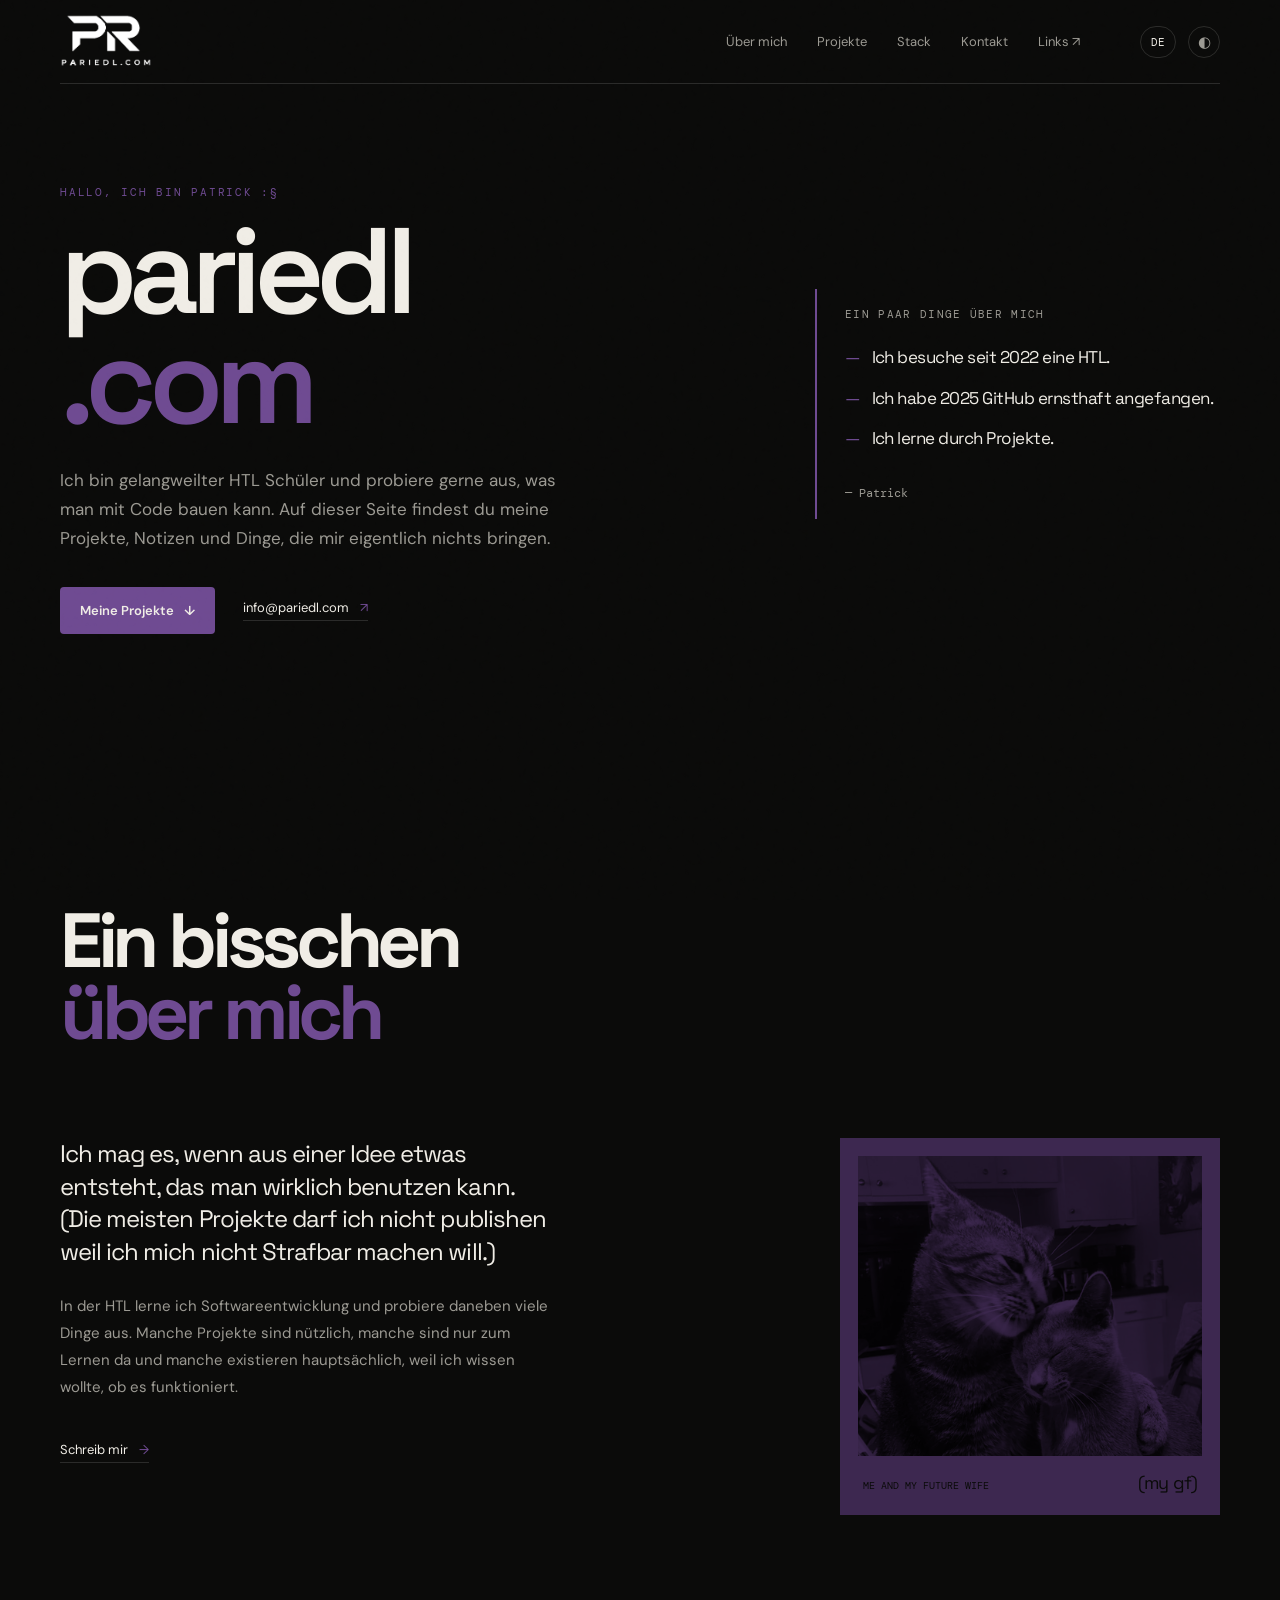
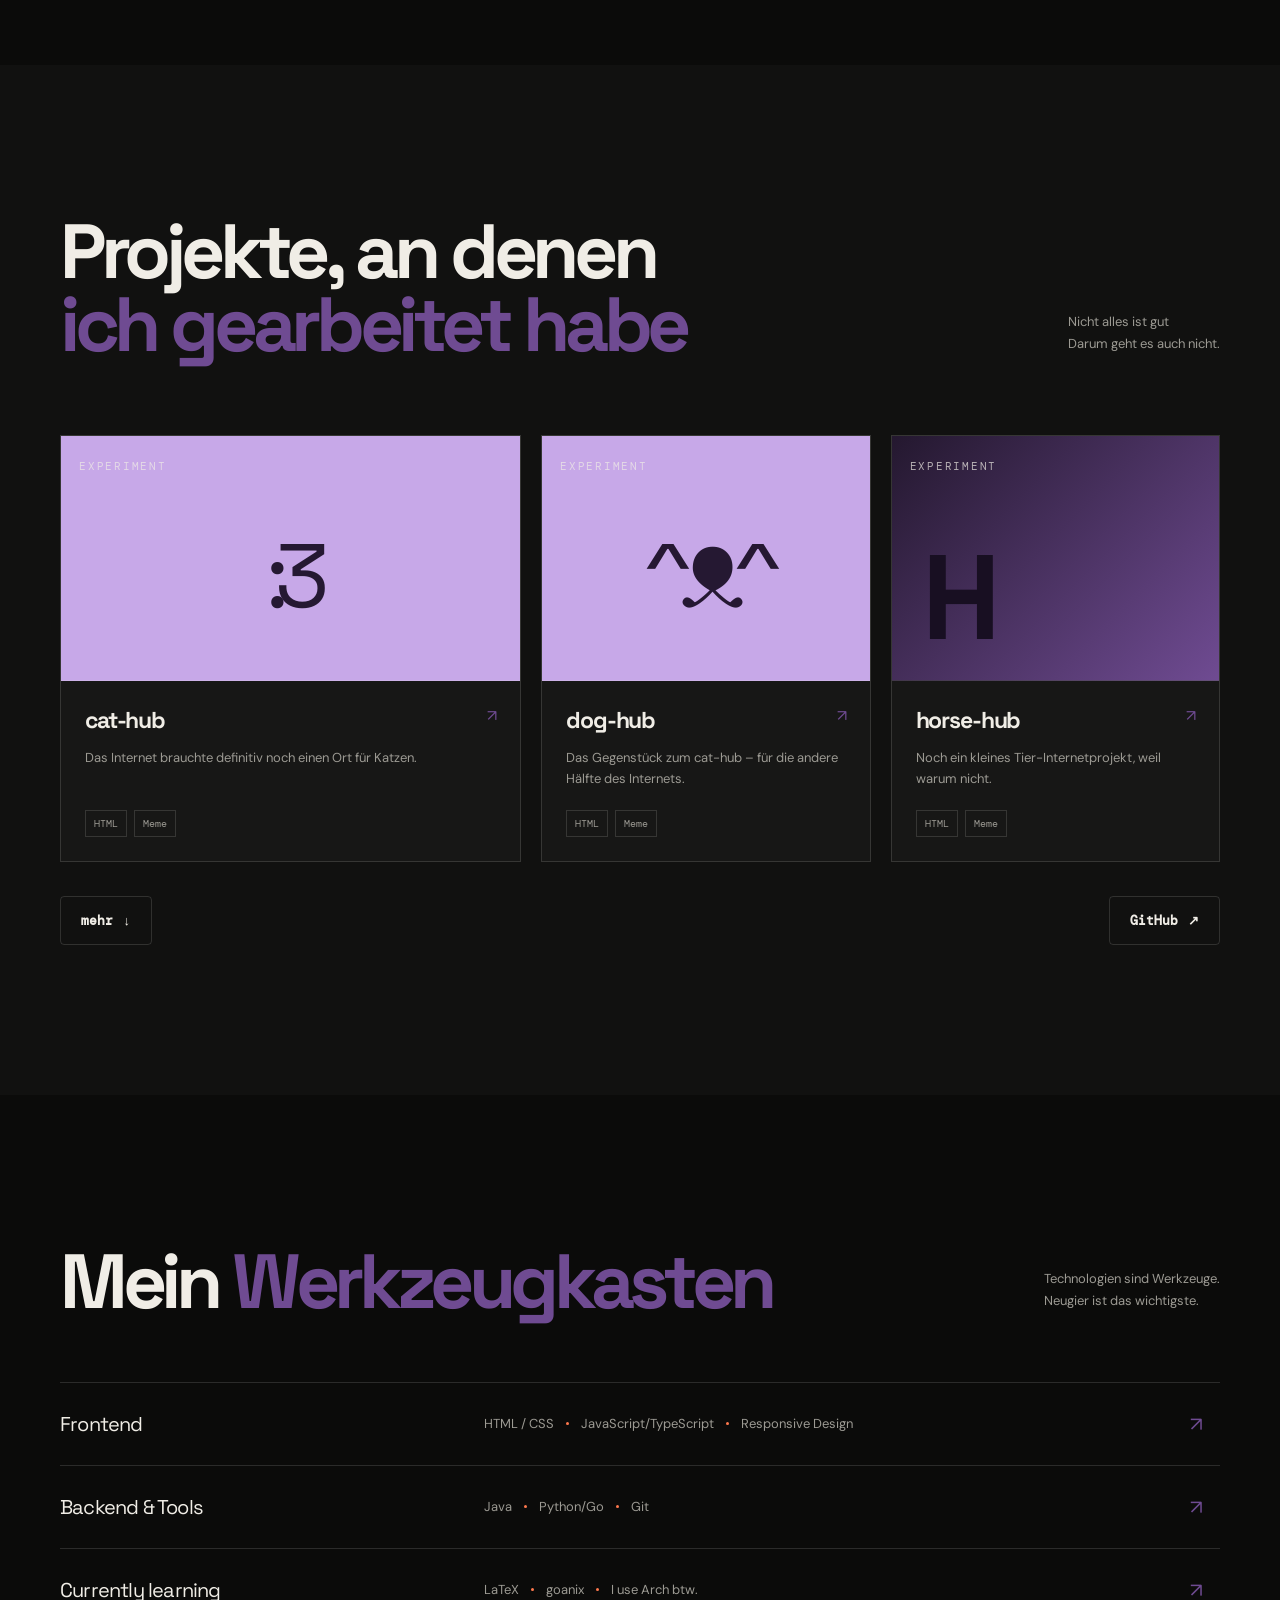
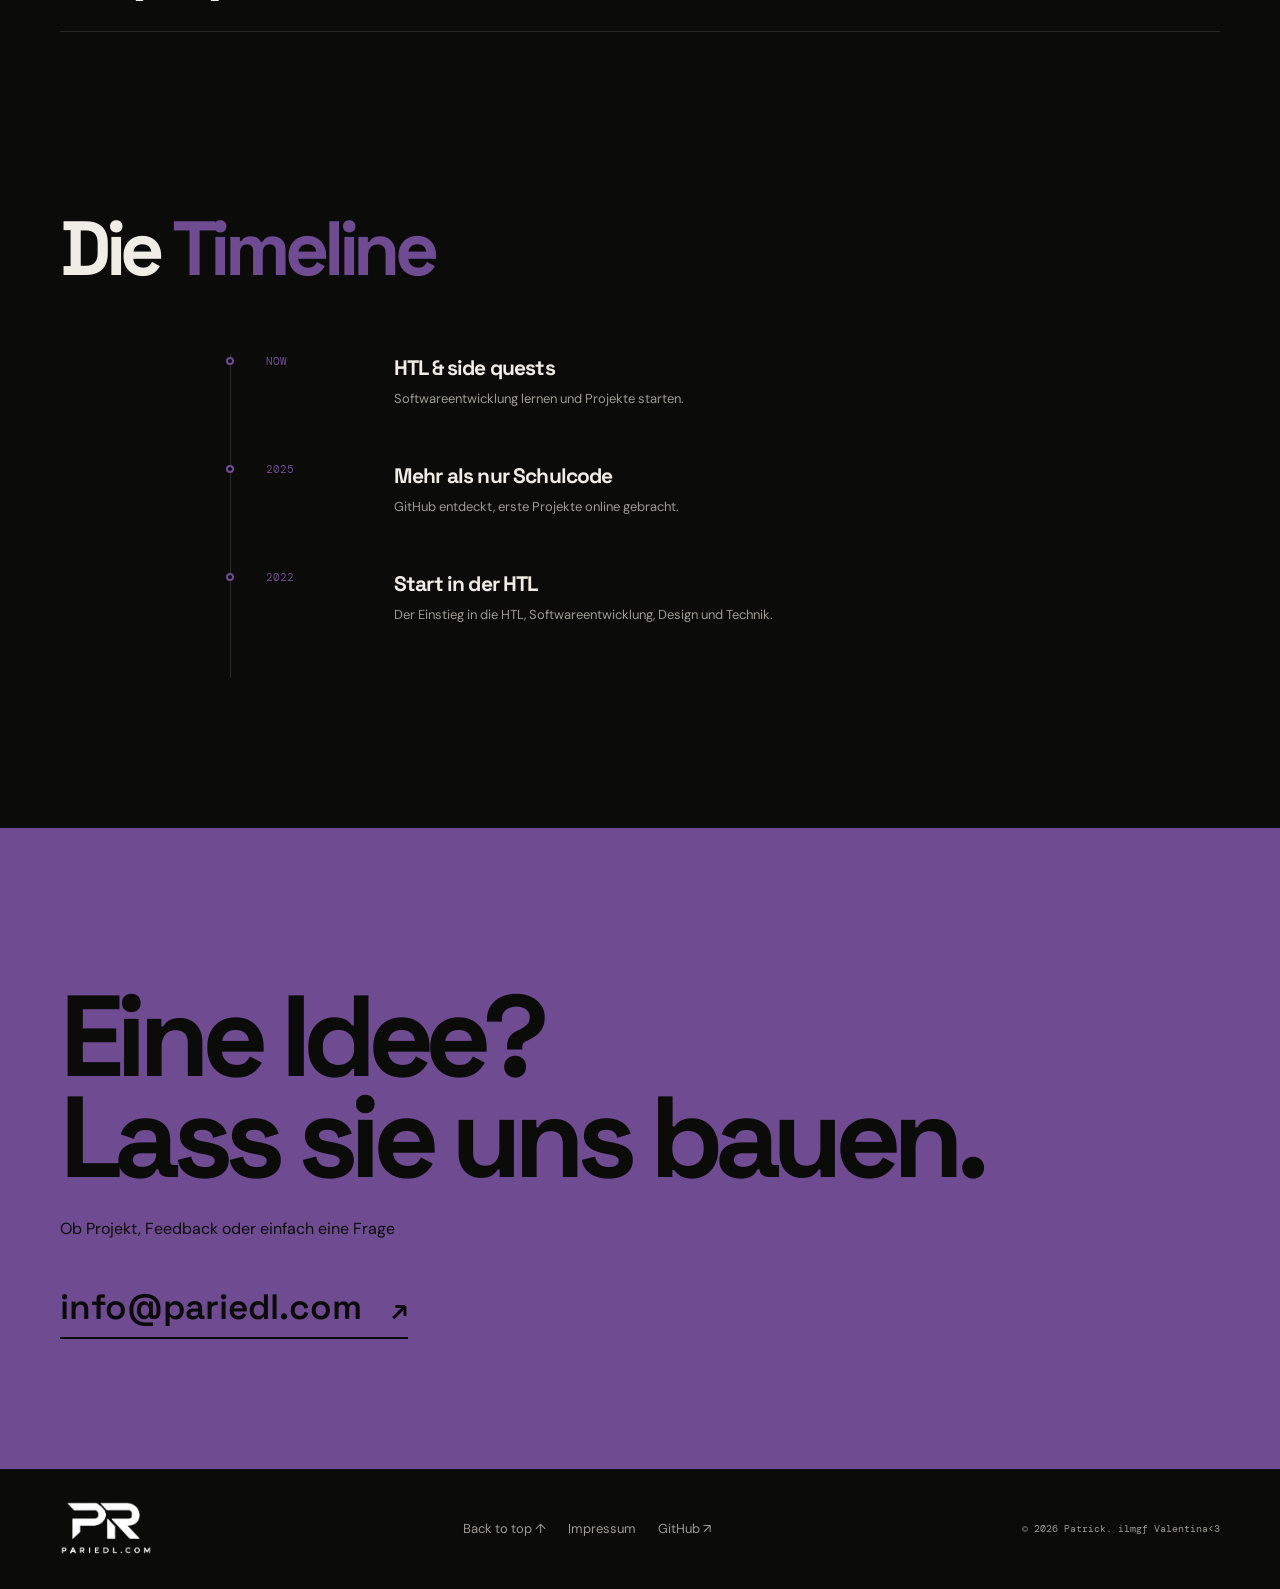
<file: index.html>
<!doctype html>
<html lang="de">
  <head>
    <meta charset="UTF-8" />
    <meta name="viewport" content="width=device-width, initial-scale=1.0" />
    <meta name="description" content="pariedl.com" />
    <meta name="theme-color" content="#080808" />
    <title>pariedl.com</title>
    <link rel="stylesheet" href="styles.css?v=20260930-mobile3" />
  </head>
  <body class="home-page">
    <div class="noise" aria-hidden="true"></div>
    <div class="orb orb-one" aria-hidden="true"></div>
    <div class="orb orb-two" aria-hidden="true"></div>

    <header class="site-header">
      <a class="brand" href="#top" aria-label="Zur Startseite">
        <img src="bilder/pariedl-logo.png" alt="pariedl.com" />
      </a>
      <nav id="main-navigation" class="main-nav" aria-label="Hauptnavigation">
        <a href="#about">Über mich</a>
        <a href="#work">Projekte</a>
        <a href="#stack">Stack</a>
        <a href="#contact">Kontakt</a>
        <a href="linktree.html">Links ↗</a>
      </nav>
      <button class="language-button" type="button" aria-label="Sprache wechseln" title="Sprache wechseln">DE</button>
      <button class="secret-theme-button" type="button" aria-label="Light- und Dark-Mode wechseln" title="Light- und Dark-Mode wechseln">◐</button>
      <button class="menu-toggle" type="button" aria-label="Menü öffnen" aria-controls="main-navigation" aria-expanded="false">
        <span></span><span></span><span></span>
      </button>
    </header>

    <main id="top">
      <section class="hero page-width">
        <div class="hero-copy reveal">
          <p class="kicker">Hallo, ich bin Patrick :§</p>
          <h1>pariedl<br /><em>.com</em></h1>
          <p class="hero-text">Ich bin gelangweilter HTL Schüler und probiere gerne aus, was man mit Code bauen kann. Auf dieser Seite findest du meine Projekte, Notizen und Dinge, die mir eigentlich nichts bringen.</p>
          <div class="hero-actions">
            <a class="button button-primary" href="#work">Meine Projekte <span>↓</span></a>
            <a class="text-link" href="mailto:info@pariedl.com">info@pariedl.com <span>↗</span></a>
          </div>
        </div>
        <div class="hero-side hero-note reveal delay-one"><p class="note-label">Ein paar Dinge über mich</p><ul><li>Ich besuche seit 2022 eine HTL.</li><li>Ich habe 2025 GitHub ernsthaft angefangen.</li><li>Ich lerne durch Projekte.</li></ul><span class="note-signature">— Patrick</span></div>
      </section>

      <section id="about" class="section page-width">
        <div class="section-intro reveal"><h2>Ein bisschen<br /><em>über mich</em></h2></div>
        <div class="about-grid">
          <div class="about-copy reveal"><p class="large-copy">Ich mag es, wenn aus einer Idee etwas entsteht, das man wirklich benutzen kann. (Die meisten Projekte darf ich nicht publishen weil ich mich nicht Strafbar machen will.)</p><p>In der HTL lerne ich Softwareentwicklung und probiere daneben viele Dinge aus. Manche Projekte sind nützlich, manche sind nur zum Lernen da und manche existieren hauptsächlich, weil ich wissen wollte, ob es funktioniert.</p><a class="arrow-link" href="#contact">Schreib mir <span>→</span></a></div>
          <div class="portrait-card reveal delay-one"><img src="bilder/car-love.png" alt="Ein persönlicher Schnappschuss" /><div class="portrait-label"><span>me and my future wife </span><strong>(my gf)</strong></div></div>
        </div>
      </section>

      <section id="work" class="section section-dark">
        <div class="page-width">
          <div class="section-heading reveal"><div><h2>Projekte, an denen<br /><em>ich gearbeitet habe</em></h2></div><p>Nicht alles ist gut<br />Darum geht es auch nicht.</p></div>
          <div class="project-grid">
            <a class="project-card project-featured reveal" href="https://patrickmaganime.github.io/cat-hub/" target="_blank" rel="noopener noreferrer"><div class="project-visual cat-visual"><span class="visual-tag">EXPERIMENT</span><div class="cat-face">:3</div></div><div class="project-info"><h3>cat-hub <span>↗</span></h3><p>Das Internet braucht mehr Katzen.</p><div class="tags"><span>HTML</span><span>Meme</span></div></div></a>
            <a class="project-card reveal delay-one" href="https://patrickmaganime.github.io/dog-hub/" target="_blank" rel="noopener noreferrer"><div class="project-visual cat-visual"><span class="visual-tag">EXPERIMENT</span><div class="cat-face">^ᴥ^</div></div><div class="project-info"><h3>dog-hub <span>↗</span></h3><p>Das Gegenstück zum cat-hub.</p><div class="tags"><span>HTML</span><span>Meme</span></div></div></a>
            <a class="project-card reveal delay-two" href="https://patrickmaganime.github.io/horse-hub/" target="_blank" rel="noopener noreferrer"><div class="project-visual vault-visual"><span class="visual-tag">EXPERIMENT</span><div class="vault-shape">H</div></div><div class="project-info"><h3>horse-hub <span>↗</span></h3><p>Noch ein Tier Projekt, weil warum nicht.</p><div class="tags"><span>HTML</span><span>Meme</span></div></div></a>
            <a class="project-card extra-project reveal" href="https://github.com/PatrickMagAnime/schulevault" target="_blank" rel="noopener noreferrer"><div class="project-visual vault-visual"><span class="visual-tag">WEB APP</span><div class="vault-shape">SV<span>↗</span></div><span class="visual-caption">Veraltete Schulmitschriften</span></div><div class="project-info"><h3>schulevault <span>↗</span></h3><p>Ein Ort für Mitschriften, Wissen und den Versuch, organisiert durch die HTL zu kommen. (hat nicht geklappt)</p><div class="tags"><span>Obsidian</span><span>LaTex</span><span>AI</span></div></div></a>
            <a class="project-card extra-project reveal" href="https://github.com/PatrickMagAnime/Schule_SEW" target="_blank" rel="noopener noreferrer"><div class="project-visual java-visual"><span class="visual-tag">SCHOOL</span><div class="terminal"><span>&gt; java</span><strong>System.out<br />.println();</strong></div></div><div class="project-info"><h3>Schule_SEW <span>↗</span></h3><p>Schulprojekte, Java-Syntax und viele Lernmomente.</p><div class="tags"><span>Java</span><span>Learning</span></div></div></a>
            <a class="project-card extra-project reveal" href="https://github.com/PatrickMagAnime/Discord_Video_Converter" target="_blank" rel="noopener noreferrer"><div class="project-visual java-visual"><span class="visual-tag">TOOL</span><div class="terminal"><span>&gt; convert</span><strong>video<br />&lt; 10 MB</strong></div></div><div class="project-info"><h3>Discord Video Converter <span>↗</span></h3><p>Videos für Discord kleiner machen, ohne großes Drama.</p><div class="tags"><span>Python</span><span>Utility</span></div></div></a>
            <a class="project-card extra-project reveal" href="https://github.com/PatrickMagAnime/osu_skin" target="_blank" rel="noopener noreferrer"><div class="project-visual cat-visual"><span class="visual-tag">CUSTOM</span><div class="cat-face">osu!</div></div><div class="project-info"><h3>osu_skin <span>↗</span></h3><p>Ein eigenes Skin-Projekt für osu!.</p><div class="tags"><span>Design</span><span>Game</span></div></div></a>
            <a class="project-card extra-project reveal" href="https://github.com/PatrickMagAnime/dotfiles" target="_blank" rel="noopener noreferrer"><div class="project-visual vault-visual"><span class="visual-tag">SETUP</span><div class="vault-shape">~</div></div><div class="project-info"><h3>dotfiles <span>↗</span></h3><p>Meine Konfigurationen und der ewige Versuch, das Setup zu perfektionieren.</p><div class="tags"><span>Config</span><span>Arch</span></div></div></a>
          </div>
          <div class="all-projects reveal"><button class="button button-outline project-toggle" type="button" aria-expanded="false">mehr <span>↓</span></button><a class="button button-outline" href="https://github.com/PatrickMagAnime" target="_blank" rel="noopener noreferrer">GitHub <span>↗</span></a></div>
        </div>
      </section>

      <section id="stack" class="section page-width">
        <div class="section-heading stack-heading reveal"><div><h2>Mein <em>Werkzeugkasten</em></h2></div><p>Technologien sind Werkzeuge.<br />Neugier ist das wichtigste.</p></div>
        <div class="stack-list reveal">
          <div class="stack-row"><strong>Frontend</strong><div class="stack-items"><span>HTML / CSS</span><span>JavaScript/TypeScript</span><span>Responsive Design</span></div><span class="stack-arrow">↗</span></div>
          <div class="stack-row"><strong>Backend &amp; Tools</strong><div class="stack-items"><span>Java</span><span>Python/Go</span><span>Git</span></div><span class="stack-arrow">↗</span></div>
          <div class="stack-row"><strong>Currently learning</strong><div class="stack-items"><span>LaTeX</span><span>goanix</span><span>I use Arch btw.</span></div><span class="stack-arrow">↗</span></div>
        </div>
      </section>

      <section class="section timeline-section page-width">
        <div class="section-intro reveal"><h2>Die <em>Timeline</em></h2></div>
        <div class="timeline">
          <div class="timeline-item reveal"><span class="timeline-year">NOW</span><div><h3>HTL &amp; side quests</h3><p>Softwareentwicklung lernen und Projekte starten.</p></div><span class="timeline-dot"></span></div>
          <div class="timeline-item reveal delay-one"><span class="timeline-year">2025</span><div><h3>Mehr als nur Schulcode</h3><p>GitHub entdeckt, erste Projekte online gebracht.</p></div><span class="timeline-dot"></span></div>
          <div class="timeline-item reveal delay-two"><span class="timeline-year">2022</span><div><h3>Start in der HTL</h3><p>Der Einstieg in die HTL, Softwareentwicklung, Design und Technik.</p></div><span class="timeline-dot"></span></div>
        </div>
      </section>

      <section id="contact" class="contact-section">
        <div class="page-width contact-inner reveal"><h2>Eine Idee?<br /><em>Lass sie uns bauen.</em></h2><p>Ob Projekt, Feedback oder einfach eine Frage</p><a class="contact-email" href="mailto:info@pariedl.com">info@pariedl.com <span>↗</span></a></div>
      </section>
    </main>

    <footer class="site-footer page-width"><a class="brand" href="#top"><img src="bilder/pariedl-logo.png" alt="pariedl.com" /></a><div class="footer-links"><a href="#top">Back to top ↑</a><a href="impressum.html">Impressum</a><a href="https://github.com/PatrickMagAnime" target="_blank" rel="noopener noreferrer">GitHub ↗</a></div><span class="footer-note">© 2026 Patrick. <a href="baerchen.html" style="color: inherit; text-decoration: none;">ilmgf Valentina&lt;3</a></span></footer>
    <script src="script.js?v=20260930-mobile"></script>
  </body>
</html>
</file>
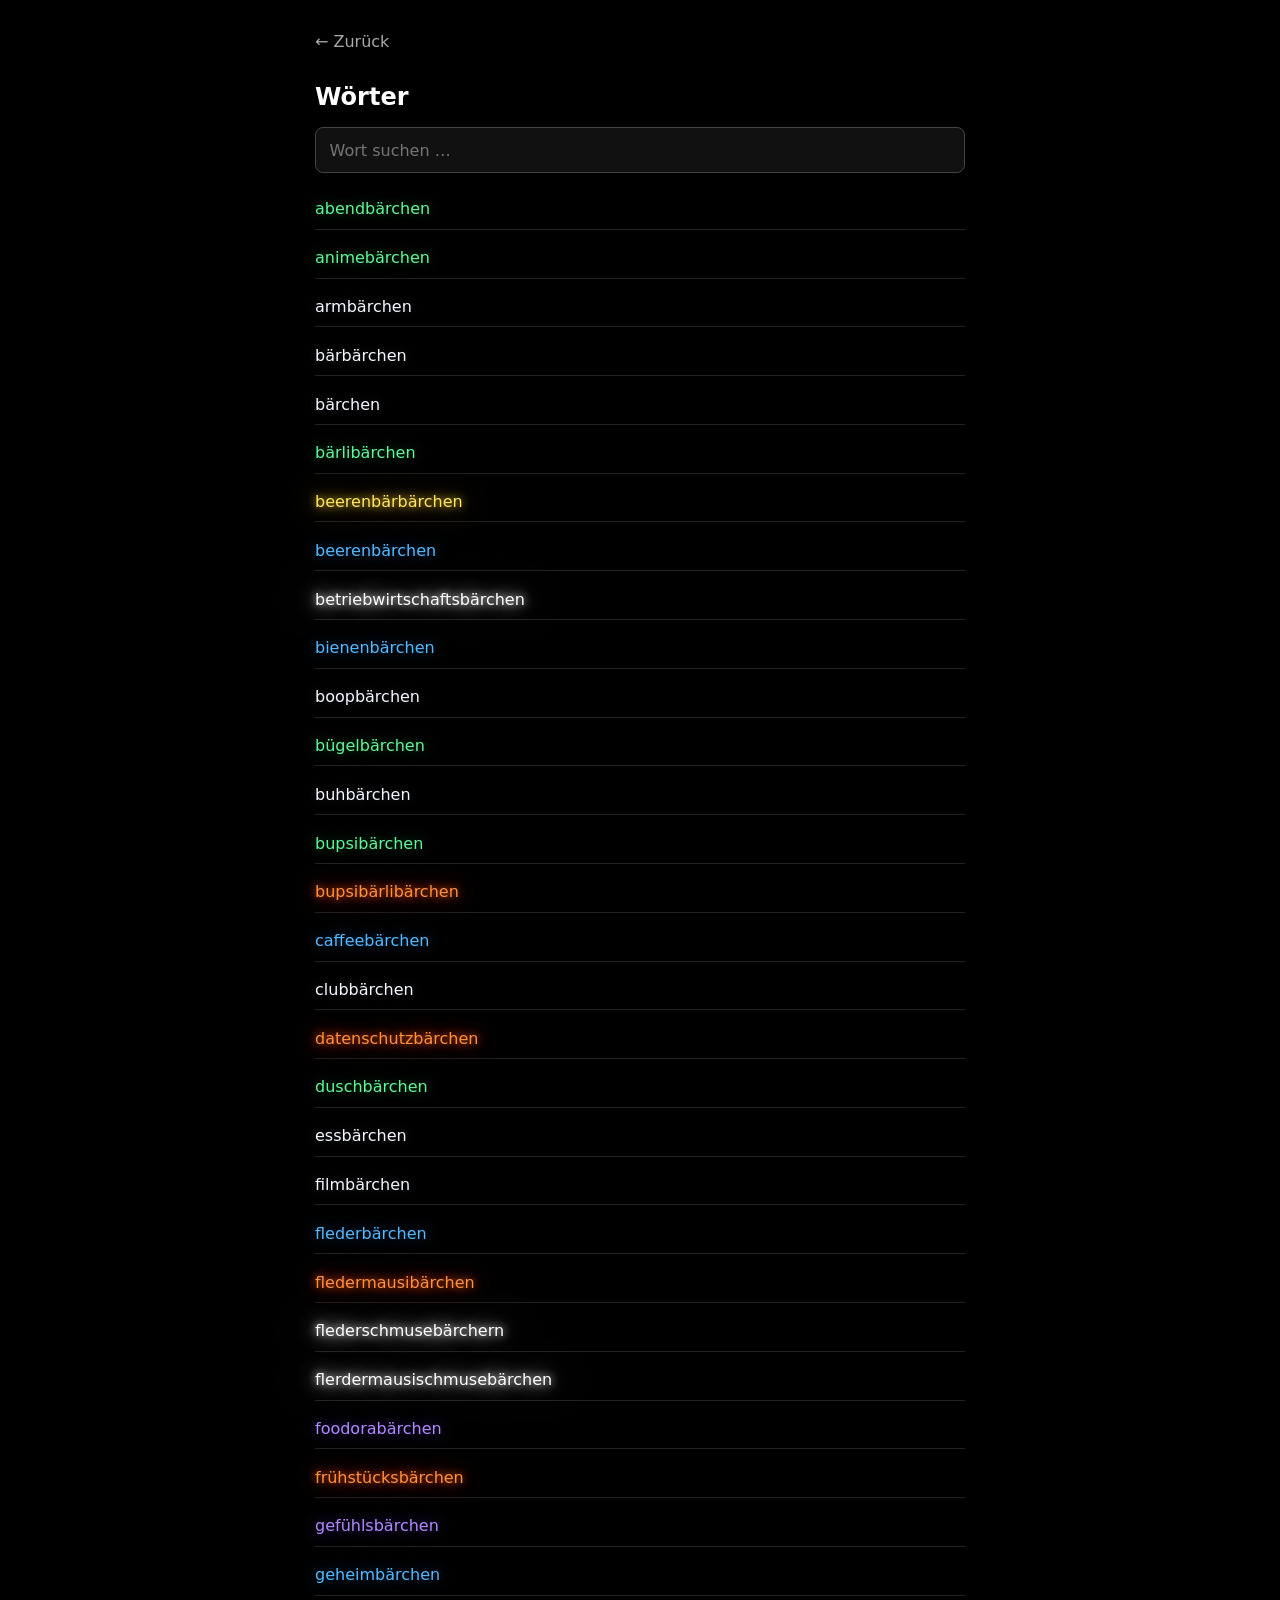
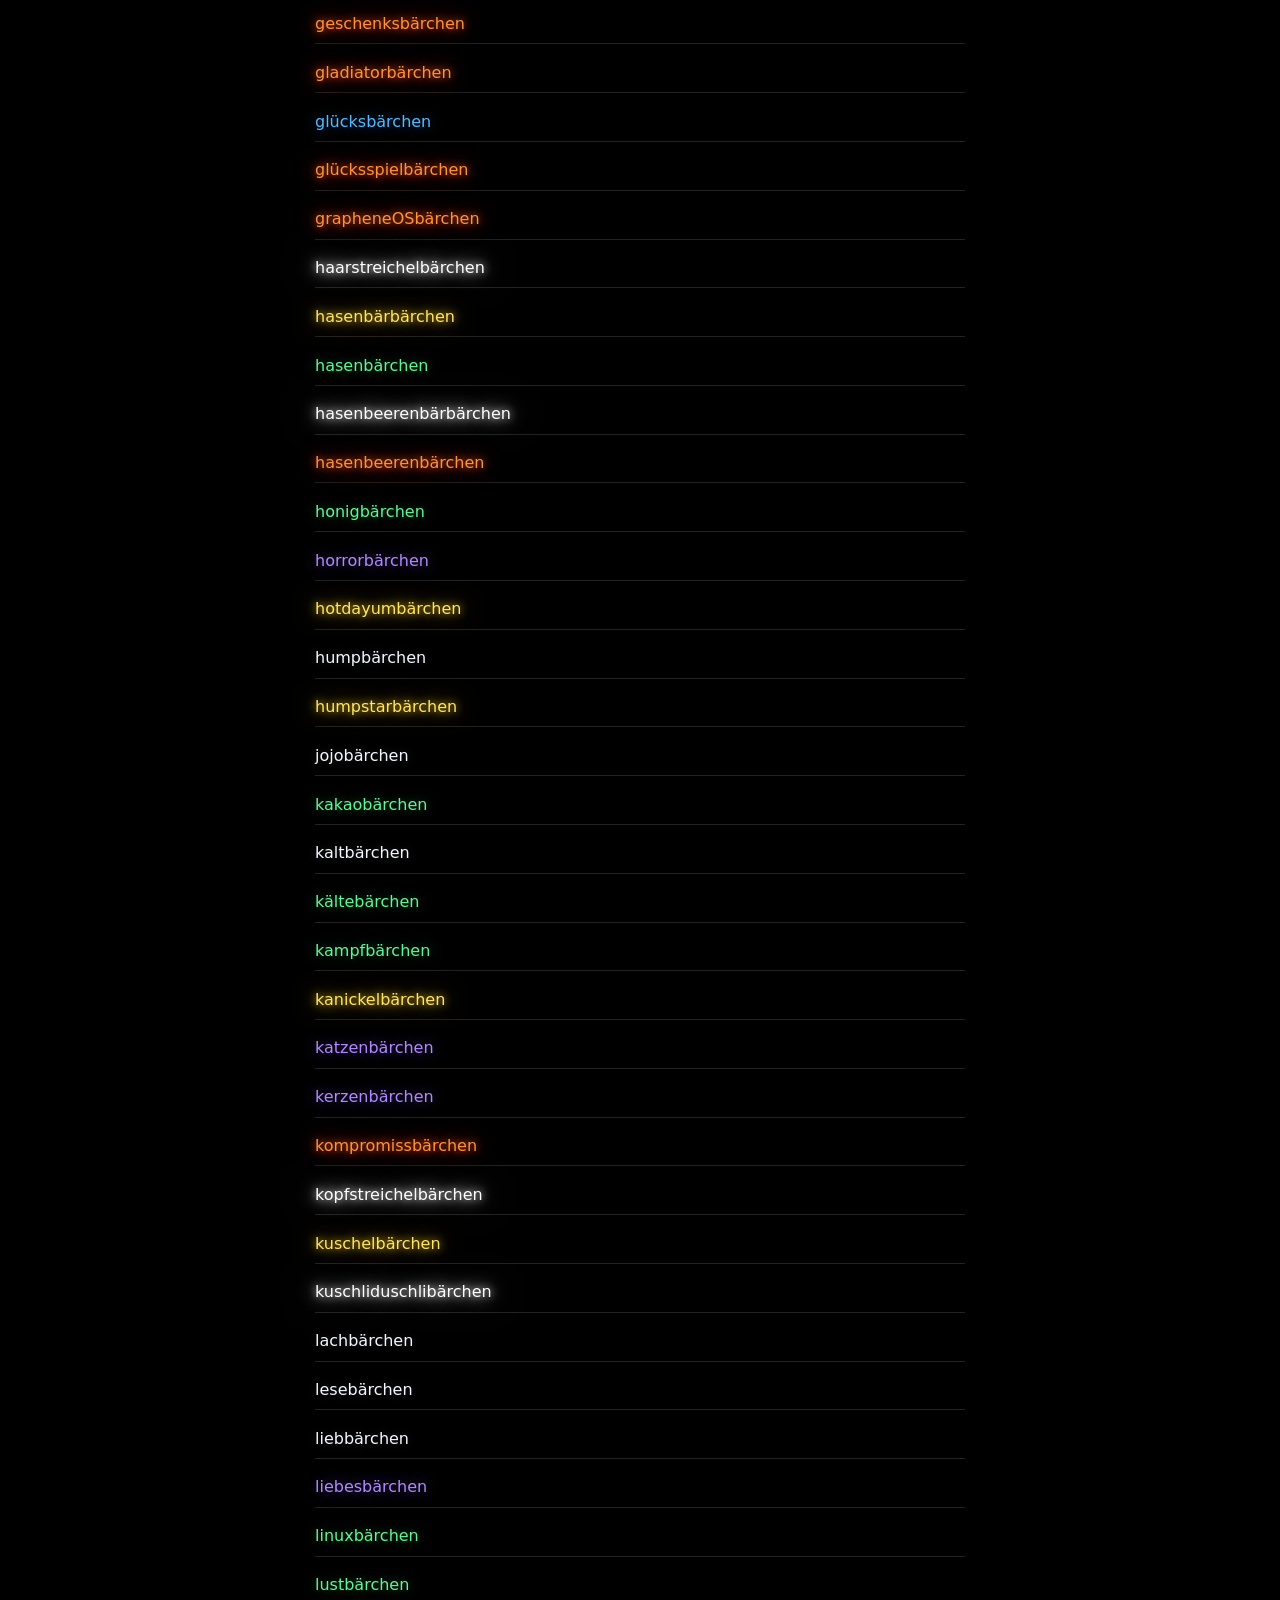
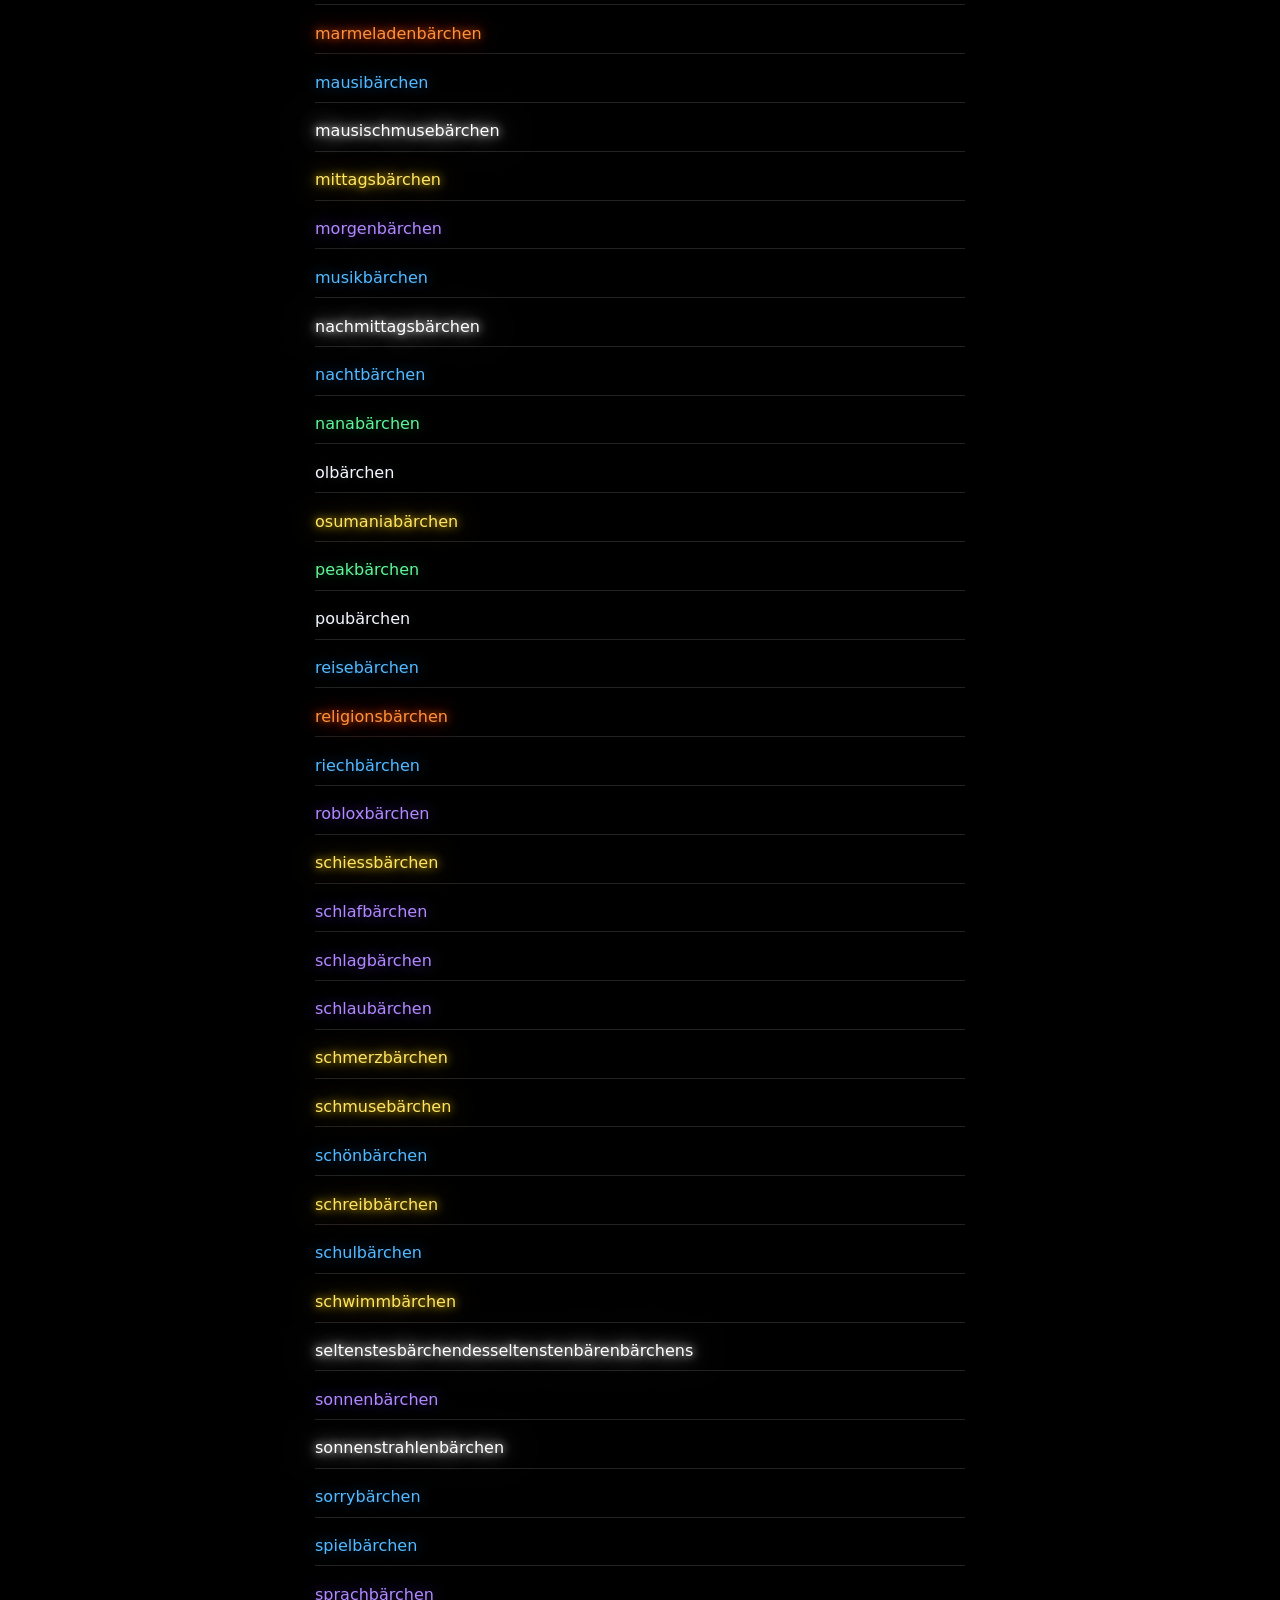
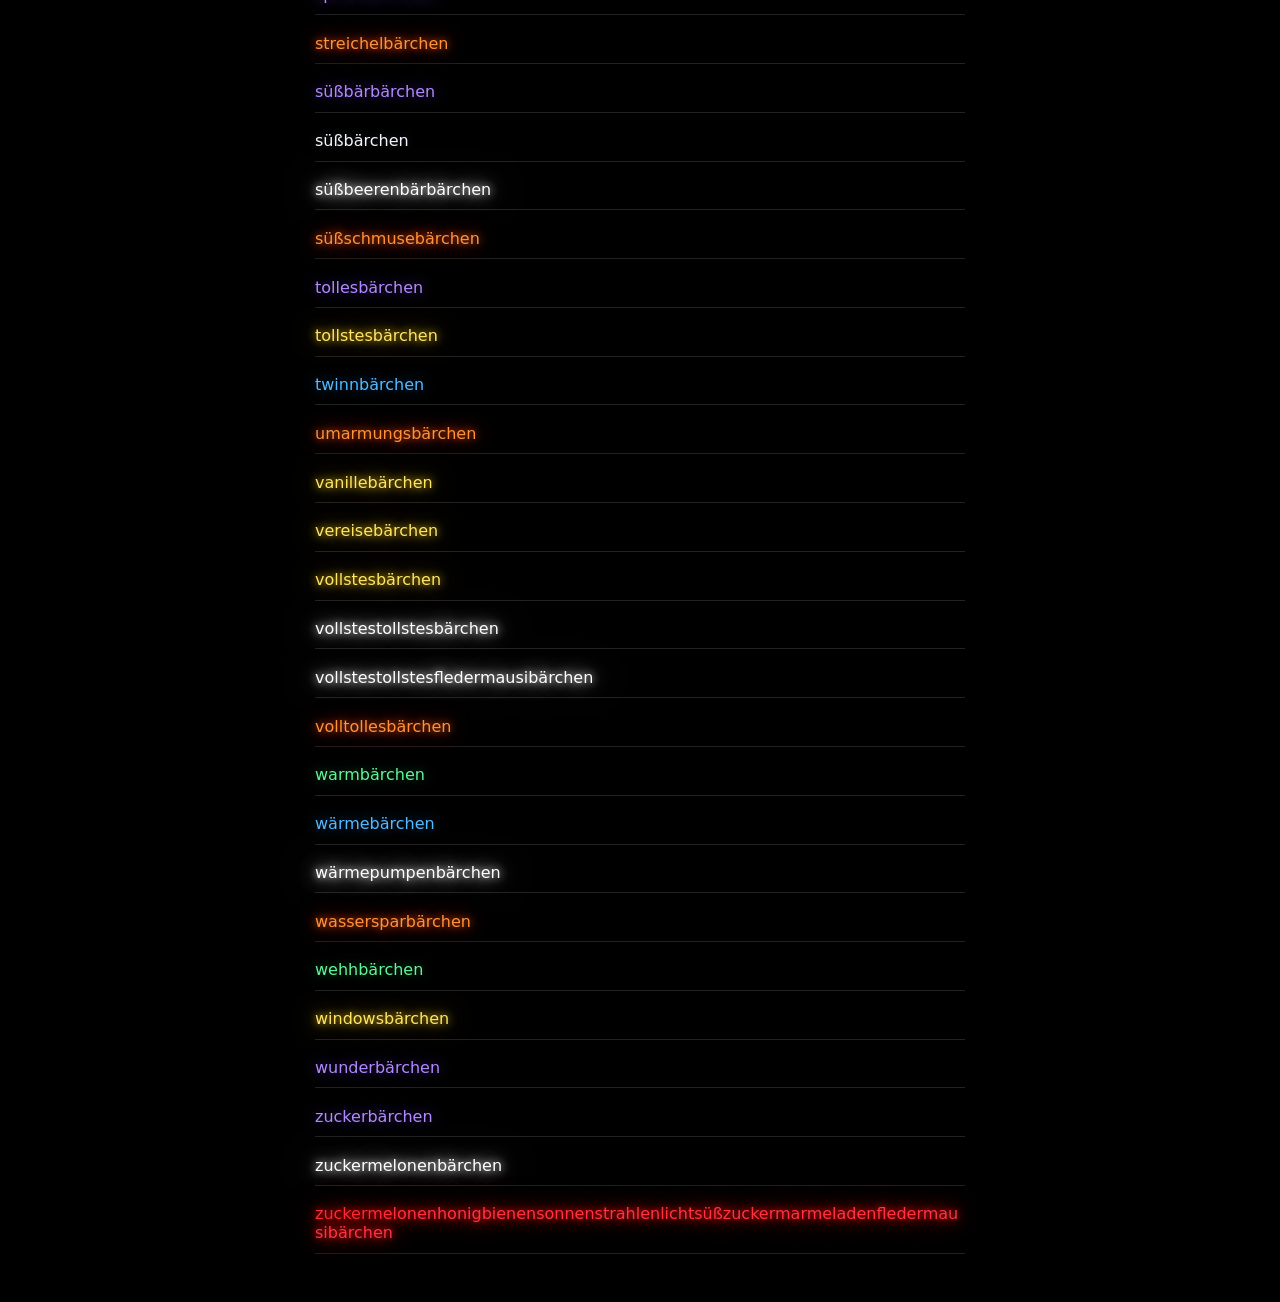
<file: baerchen-katalog.html>
<!doctype html>
<html lang="de">
  <head>
    <meta charset="utf-8" />
    <meta name="viewport" content="width=device-width, initial-scale=1" />
    <meta name="theme-color" content="#000000" />
    <title>Bärchen – Wörter</title>
    <style>
      :root {
        color-scheme: dark;
        font-family: system-ui, sans-serif;
        background: #000;
        color: #fff;
      }

      * {
        box-sizing: border-box;
      }

      body {
        width: min(100% - 2rem, 650px);
        margin: 0 auto;
        padding: 2rem 0;
        background: #000;
      }

      a {
        color: #aaa;
        text-decoration: none;
      }

      a:hover {
        color: #fff;
      }

      h1 {
        margin: 2rem 0 1rem;
        font-size: 1.5rem;
      }

      input {
        width: 100%;
        min-height: 46px;
        border: 1px solid #444;
        border-radius: 8px;
        padding: 0.7rem 0.85rem;
        background: #111;
        color: #fff;
        font: inherit;
      }

      input:focus-visible,
      a:focus-visible {
        outline: 2px solid #fff;
        outline-offset: 3px;
      }

      ul {
        display: grid;
        gap: 0.5rem;
        margin: 1rem 0;
        padding: 0;
        list-style: none;
      }

      li {
        border-bottom: 1px solid #222;
        padding: 0.65rem 0;
        overflow-wrap: anywhere;
      }

      .standard { color: #f4f7ff; text-shadow: 0 0 10px rgb(220 232 255 / 18%); }
      .green { color: #62f59a; text-shadow: 0 0 12px rgb(57 255 133 / 38%); }
      .blue { color: #55baff; text-shadow: 0 0 14px rgb(46 156 255 / 48%); }
      .indigo { color: #b18aff; text-shadow: 0 0 15px rgb(143 91 255 / 58%); }
      .legendary { color: #ffe568; text-shadow: 0 0 9px #ffd000, 0 0 24px rgb(255 208 0 / 72%), 0 0 40px rgb(255 170 0 / 32%); }
      .mythic { color: #ff923d; text-shadow: 0 0 8px #ff5c00, 0 0 22px rgb(255 80 0 / 78%), 0 0 38px rgb(255 55 0 / 42%); }
      .godly { color: #fff; text-shadow: 0 0 8px #fff, 0 0 22px rgb(255 255 255 / 88%), 0 0 42px rgb(255 255 255 / 65%); animation: godly-pulse 0.8s ease-in-out infinite alternate; }
      .unique { color: #ff343f; text-shadow: 0 0 7px #ff1724, 0 0 18px #f00, 0 0 38px rgb(255 0 28 / 88%); }
      @keyframes godly-pulse {
        from { opacity: 0.65; text-shadow: 0 0 5px #fff, 0 0 14px rgb(255 255 255 / 65%); }
        to { opacity: 1; text-shadow: 0 0 12px #fff, 0 0 30px #fff, 0 0 52px rgb(255 255 255 / 85%); }
      }
      @media (prefers-reduced-motion: reduce) {
        .godly { animation: none; }
      }

      #message {
        color: #999;
      }

      #csvPicker {
        display: inline-block;
        margin-top: 0.5rem;
        border: 1px solid #444;
        border-radius: 999px;
        padding: 0.55rem 0.9rem;
        color: #ddd;
        cursor: pointer;
      }

      #csvPicker[hidden] {
        display: none;
      }

      #csvFile {
        position: absolute;
        width: 1px;
        height: 1px;
        overflow: hidden;
        clip-path: inset(50%);
      }

      #csvPicker:focus-within {
        outline: 2px solid #fff;
        outline-offset: 3px;
      }
    </style>
  </head>
  <body>
    <a href="baerchen.html">← Zurück</a>
    <main>
      <h1>Wörter</h1>
      <label>
        <span hidden>Wort suchen</span>
        <input id="search" type="search" placeholder="Wort suchen …" autocomplete="off" />
      </label>
      <ul id="wordList"></ul>
      <p id="message" aria-live="polite"></p>
      <label id="csvPicker" for="csvFile" hidden>
        CSV auswählen
        <input id="csvFile" type="file" accept=".csv,text/csv" />
      </label>
    </main>

    <script>
      const searchInput = document.querySelector("#search");
      const wordList = document.querySelector("#wordList");
      const message = document.querySelector("#message");
      const csvPicker = document.querySelector("#csvPicker");
      const csvFile = document.querySelector("#csvFile");
      const csvStorageKey = "baerchen-csv-text";
      let words = [];
      let wordDistribution = [];
      let totalWordWeight = 0;

      function loadCSV(text) {
        words = parseCSV(text);
        wordDistribution = createWordDistribution(words);
        totalWordWeight = wordDistribution.reduce((total, entry) => total + entry.weight, 0);
        renderWords();
        if (words.length === 0) {
          message.textContent = "Die CSV enthält keine Wörter.";
          return false;
        }
        csvPicker.hidden = true;
        return true;
      }

      function parseCSV(text) {
        const cells = [];
        let cell = "";
        let quoted = false;

        for (let index = 0; index < text.length; index += 1) {
          const character = text[index];
          if (character === '"') {
            if (quoted && text[index + 1] === '"') {
              cell += '"';
              index += 1;
            } else {
              quoted = !quoted;
            }
          } else if (!quoted && (character === "," || character === "\n" || character === "\r")) {
            if (cell.trim()) cells.push(cell.trim());
            cell = "";
            if (character === "\r" && text[index + 1] === "\n") index += 1;
          } else {
            cell += character;
          }
        }
        if (cell.trim()) cells.push(cell.trim());

        const uniqueWords = new Map();
        for (const value of cells) {
          const word = value.trim();
          if (!word || /^(wort|word)$/i.test(word)) continue;
          const key = word.toLocaleLowerCase("de");
          if (!uniqueWords.has(key)) uniqueWords.set(key, word);
        }
        return [...uniqueWords.values()];
      }

      function createWordDistribution(wordList) {
        const orderedWords = [...wordList].sort((left, right) =>
          [...left].length - [...right].length ||
          left.localeCompare(right, "de", { sensitivity: "base" }),
        );
        if (orderedWords.length <= 1) {
          return orderedWords.map((word) => ({ word, weight: 1 }));
        }

        const targetDenominator = 1e7;
        function geometricSum(ratio) {
          let term = 1;
          let sum = 1;
          for (let rank = 1; rank < orderedWords.length; rank += 1) {
            term *= ratio;
            sum += term;
            if (sum >= targetDenominator) return sum;
          }
          return sum;
        }

        let lower = 1;
        let upper = 2;
        while (geometricSum(upper) < targetDenominator) upper *= 2;
        for (let iteration = 0; iteration < 100; iteration += 1) {
          const middle = (lower + upper) / 2;
          if (geometricSum(middle) < targetDenominator) lower = middle;
          else upper = middle;
        }

        const ratio = (lower + upper) / 2;
        return orderedWords.map((word, rank) => ({ word, weight: ratio ** -rank }));
      }

      function rarityClass(word) {
        const entry = wordDistribution.find((weightedWord) => weightedWord.word === word);
        if (!entry) return "standard";
        const odds = totalWordWeight / entry.weight;
        const rarestOdds = totalWordWeight / wordDistribution.at(-1).weight;
        if (odds >= rarestOdds) return wordDistribution.length === 1 ? "standard" : "unique";
        const mostCommonOdds = totalWordWeight / wordDistribution[0].weight;
        if (rarestOdds <= mostCommonOdds) return "standard";
        const rarityTiers = ["standard", "green", "blue", "indigo", "legendary", "mythic", "godly"];
        const rarityProgress = Math.log10(odds / mostCommonOdds) / Math.log10(rarestOdds / mostCommonOdds);
        const tier = Math.floor(rarityProgress * rarityTiers.length);
        return rarityTiers[Math.min(tier, rarityTiers.length - 1)];
      }

      function formatOdds(word) {
        const entry = wordDistribution.find((weightedWord) => weightedWord.word === word);
        if (!entry) return "1";
        return new Intl.NumberFormat("de-DE", {
          maximumSignificantDigits: 21,
        }).format(Math.round(totalWordWeight / entry.weight));
      }

      function renderWords() {
        const query = searchInput.value.trim().toLocaleLowerCase("de");
        const matches = [...words]
          .sort((left, right) => left.localeCompare(right, "de", { sensitivity: "base" }))
          .filter((word) => word.toLocaleLowerCase("de").includes(query));

        wordList.replaceChildren(...matches.map((word) => {
          const item = document.createElement("li");
          item.textContent = word;
          const entry = wordDistribution.find((weightedWord) => weightedWord.word === word);
          const chance = (entry.weight / totalWordWeight) * 100;
          item.className = rarityClass(word);
          item.title = `Chance: ${new Intl.NumberFormat("de-DE", {
            maximumSignificantDigits: 8,
          }).format(chance)} % (1 : ${formatOdds(word)})`;
          return item;
        }));
        message.textContent = matches.length === 0 ? "Keine Wörter gefunden." : "";
      }

      searchInput.addEventListener("input", renderWords);
      csvFile.addEventListener("change", async () => {
        const file = csvFile.files[0];
        if (!file) return;
        try {
          const text = await file.text();
          if (!loadCSV(text)) return;
          try {
            localStorage.setItem(csvStorageKey, text);
          } catch {
            message.textContent = "Wörter geladen. Der Browser kann die CSV für den nächsten Start leider nicht speichern.";
          }
        } catch (error) {
          message.textContent = `Die CSV konnte nicht gelesen werden: ${error.message}`;
        }
      });

      fetch("woerter.csv")
        .then((response) => {
          if (!response.ok) throw new Error(`HTTP ${response.status}`);
          return response.text();
        })
        .then((text) => {
          loadCSV(text);
        })
        .catch(() => {
          let savedCSV = null;
          try {
            savedCSV = localStorage.getItem(csvStorageKey);
          } catch {
            savedCSV = null;
          }
          if (savedCSV && loadCSV(savedCSV)) return;
          message.textContent = "CSV lokal nicht automatisch lesbar. Wähle die Datei woerter.csv aus.";
          csvPicker.hidden = false;
        });
    </script>
  </body>
</html>
</file>
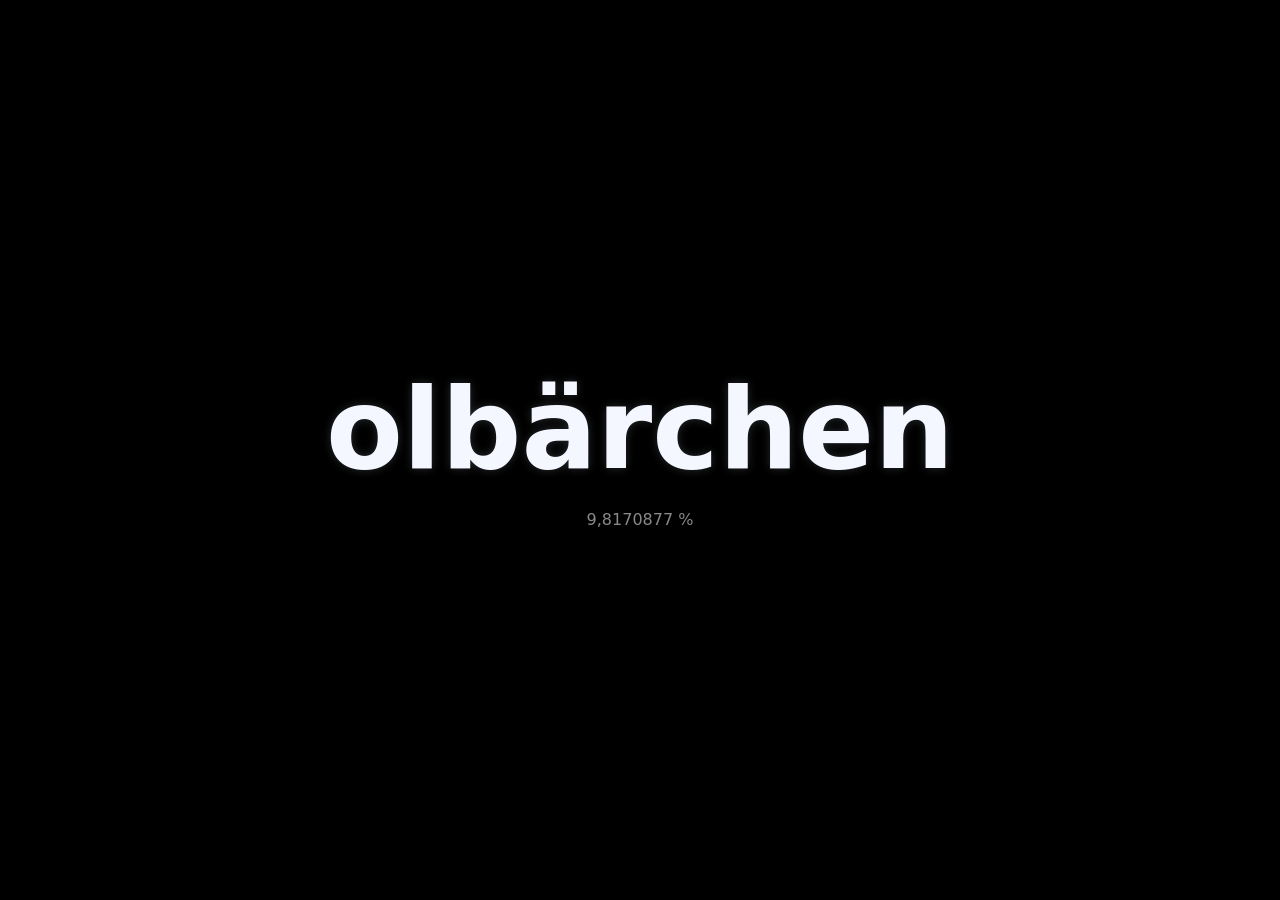
<file: baerchen.html>
<!doctype html>
<html lang="de">
  <head>
    <meta charset="utf-8" />
    <meta name="viewport" content="width=device-width, initial-scale=1" />
    <meta name="theme-color" content="#000000" />
    <title>Bärchen</title>
    <style>
      :root {
        color-scheme: dark;
        font-family: system-ui, sans-serif;
        background: #000;
        color: #fff;
      }

      * {
        box-sizing: border-box;
      }

      body {
        min-width: 320px;
        min-height: 100vh;
        margin: 0;
        background: #000;
      }

      main {
        display: grid;
        min-height: 100vh;
        align-content: center;
        justify-items: center;
        padding: 2rem;
        text-align: center;
      }

      #word {
        max-width: 100%;
        white-space: nowrap;
        border: 0;
        padding: 0;
        background: none;
        color: #fff;
        font: inherit;
        font-size: clamp(2.5rem, 11vw, 7rem);
        font-weight: 800;
        line-height: 1.1;
        cursor: pointer;
      }

      #rarity {
        min-height: 1.5em;
        margin: 1rem 0 0;
        border: 0;
        padding: 0;
        background: transparent;
        color: #888;
        font: inherit;
        font-size: 1rem;
        cursor: pointer;
      }

      .standard { color: #f4f7ff !important; text-shadow: 0 0 10px rgb(220 232 255 / 18%); }
      .green { color: #62f59a !important; text-shadow: 0 0 12px rgb(57 255 133 / 38%); }
      .blue { color: #55baff !important; text-shadow: 0 0 14px rgb(46 156 255 / 48%); }
      .indigo { color: #b18aff !important; text-shadow: 0 0 15px rgb(143 91 255 / 58%); }
      .legendary { color: #ffe568 !important; text-shadow: 0 0 9px #ffd000, 0 0 24px rgb(255 208 0 / 72%), 0 0 40px rgb(255 170 0 / 32%); }
      .mythic { color: #ff923d !important; text-shadow: 0 0 8px #ff5c00, 0 0 22px rgb(255 80 0 / 78%), 0 0 38px rgb(255 55 0 / 42%); }
      .godly { color: #fff !important; text-shadow: 0 0 8px #fff, 0 0 22px rgb(255 255 255 / 88%), 0 0 42px rgb(255 255 255 / 65%); animation: godly-pulse 0.8s ease-in-out infinite alternate; }
      .unique { color: #ff343f !important; text-shadow: 0 0 7px #ff1724, 0 0 18px #f00, 0 0 38px rgb(255 0 28 / 88%); }
      @keyframes godly-pulse {
        from { opacity: 0.65; text-shadow: 0 0 5px #fff, 0 0 14px rgb(255 255 255 / 65%); }
        to { opacity: 1; text-shadow: 0 0 12px #fff, 0 0 30px #fff, 0 0 52px rgb(255 255 255 / 85%); }
      }
      @media (prefers-reduced-motion: reduce) {
        .godly { animation: none; }
      }

      #indexButton {
        position: fixed;
        top: 0.8rem;
        left: 0.8rem;
        z-index: 5;
        appearance: none;
        border: 0;
        padding: 0;
        background: none;
        color: #aaa;
        font: inherit;
        font-size: 0.8rem;
        cursor: pointer;
        opacity: 0;
        pointer-events: none;
      }

      #indexButton.is-visible {
        opacity: 1;
        pointer-events: auto;
      }

      #foundPanel {
        position: fixed;
        z-index: 4;
        top: 3rem;
        left: 0.8rem;
        display: flex;
        width: min(24rem, calc(100vw - 1.6rem));
        max-height: min(70vh, 34rem);
        flex-direction: column;
        border: 0;
        padding: 0.75rem;
        background: #000;
      }

      #foundPanel[hidden] {
        display: none;
      }

      .index-heading h2 {
        margin: 0;
        font-size: 1rem;
      }

      #foundCount {
        margin: 0.45rem 0;
        color: #999;
        font-size: 0.8rem;
      }

      #foundList {
        display: grid;
        gap: 0;
        overflow-y: auto;
        margin: 0;
        padding: 0;
        list-style: none;
        scrollbar-width: none;
      }

      #foundList::-webkit-scrollbar {
        display: none;
      }

      #foundList li {
        display: flex;
        justify-content: space-between;
        align-items: baseline;
        gap: 0.8rem;
        padding: 0.25rem 0;
        font-size: 0.85rem;
      }

      .found-times {
        flex: 0 0 2rem;
        color: #777;
        text-align: right;
      }

      .found-word {
        min-width: 0;
        overflow-wrap: anywhere;
        flex: 1 1 auto;
      }

      .found-chance {
        flex: 0 0 auto;
        color: #999;
        font-size: 0.75rem;
      }

      .index-preview {
        display: block;
        min-height: 1em;
        margin-top: 0;
        color: #888;
        font-size: 0.65rem;
        font-weight: 400;
      }

      #indexPreview[hidden] {
        display: none;
      }

      #indexMessage {
        margin: 0.5rem 0 0;
        color: #999;
        font-size: 0.8rem;
      }

      #indexButton:focus-visible {
        outline: 2px solid #fff;
        outline-offset: 3px;
      }

      #word:focus-visible,
      #rarity:focus-visible,
      #csvPicker:focus-visible {
        outline: 2px solid #fff;
        outline-offset: 5px;
      }

      #csvPrompt {
        max-width: 24rem;
        margin: 1rem 0 0;
        color: #999;
        font-size: 0.9rem;
      }

      #csvPrompt[hidden] {
        display: none;
      }

      #csvPicker {
        display: inline-block;
        margin-top: 0.7rem;
        border: 1px solid #444;
        border-radius: 999px;
        padding: 0.55rem 0.9rem;
        color: #ddd;
        cursor: pointer;
      }

      #csvFile {
        position: absolute;
        width: 1px;
        height: 1px;
        overflow: hidden;
        clip-path: inset(50%);
      }
    </style>
  </head>
  <body>
    <main>
      <button id="word" class="standard" type="button" aria-label="Neues Wort ziehen">Lädt …</button>
      <button id="rarity" type="button" aria-live="polite" aria-label="Anzeige der Chance wechseln"></button>
      <span id="indexPreview" class="index-preview" hidden>(index)</span>
      <div id="csvPrompt" hidden>
        <div id="csvStatus" role="status">Wähle die Datei woerter.csv aus, um lokal mit deiner Wortliste zu starten.</div>
        <label id="csvPicker" for="csvFile">CSV auswählen</label>
        <input id="csvFile" type="file" accept=".csv,text/csv" />
      </div>
    </main>
    <button id="indexButton" type="button" aria-expanded="false" aria-controls="foundPanel" hidden>Index</button>
    <section id="foundPanel" role="dialog" aria-label="Gefundene Wörter" hidden>
      <p id="foundCount"></p>
      <ul id="foundList"></ul>
      <p id="indexMessage" role="status"></p>
    </section>
    <script>
      const wordElement = document.querySelector("#word");
      const rarityElement = document.querySelector("#rarity");
      const indexPreview = document.querySelector("#indexPreview");
      const main = document.querySelector("main");
      const csvPrompt = document.querySelector("#csvPrompt");
      const csvStatus = document.querySelector("#csvStatus");
      const csvFile = document.querySelector("#csvFile");
      const indexButton = document.querySelector("#indexButton");
      const foundPanel = document.querySelector("#foundPanel");
      const foundCount = document.querySelector("#foundCount");
      const foundList = document.querySelector("#foundList");
      const indexMessage = document.querySelector("#indexMessage");
      let words = [];
      let wordDistribution = [];
      let totalWordWeight = 0;
      let foundWords = new Map();
      let lastChance = 0;
      const csvStorageKey = "baerchen-csv-text";
      const foundStorageKey = "baerchen-found-progress";
      const legacyFoundStorageKey = "baerchen-found-file";
      const foundCookieName = "baerchen-found";
      let showOdds = false;
      try {
        showOdds = localStorage.getItem("baerchen-chance-format") === "odds";
      } catch {
        showOdds = false;
      }

      function rememberCSV(text) {
        try {
          localStorage.setItem(csvStorageKey, text);
          return true;
        } catch {
          return false;
        }
      }

      function loadCSV(text) {
        words = parseCSV(text);
        if (words.length === 0) {
          wordElement.textContent = "Keine Wörter";
          wordElement.disabled = true;
          csvPrompt.hidden = false;
          csvStatus.textContent = "Die CSV enthält keine Wörter. Prüfe die Datei und wähle sie erneut aus.";
          return false;
        }
        wordDistribution = createWordDistribution(words);
        totalWordWeight = wordDistribution.reduce((total, entry) => total + entry.weight, 0);
        const validWords = new Set(words.map((word) => word.toLocaleLowerCase("de")));
        foundWords = new Map([...readFoundProgress()].filter(([word, count]) =>
          count > 0 && validWords.has(word),
        ));
        wordElement.disabled = false;
        csvPrompt.hidden = true;
        renderFoundIndex();
        drawWord();
        return true;
      }

      function createWordDistribution(wordList) {
        const orderedWords = [...wordList].sort((left, right) =>
          [...left].length - [...right].length ||
          left.localeCompare(right, "de", { sensitivity: "base" }),
        );
        if (orderedWords.length <= 1) {
          return orderedWords.map((word) => ({ word, weight: 1 }));
        }

        const targetDenominator = 1e7;
        function geometricSum(ratio) {
          let term = 1;
          let sum = 1;
          for (let rank = 1; rank < orderedWords.length; rank += 1) {
            term *= ratio;
            sum += term;
            if (sum >= targetDenominator) return sum;
          }
          return sum;
        }

        let lower = 1;
        let upper = 2;
        while (geometricSum(upper) < targetDenominator) upper *= 2;
        for (let iteration = 0; iteration < 100; iteration += 1) {
          const middle = (lower + upper) / 2;
          if (geometricSum(middle) < targetDenominator) lower = middle;
          else upper = middle;
        }

        const ratio = (lower + upper) / 2;
        return orderedWords.map((word, rank) => ({ word, weight: ratio ** -rank }));
      }

      function readFoundProgress() {
        const prefix = `${foundCookieName}=`;
        let encoded = "";
        try {
          encoded = localStorage.getItem(foundStorageKey)
            || localStorage.getItem(legacyFoundStorageKey)
            || "";
          const cookie = document.cookie.split("; ").find((entry) => entry.startsWith(prefix));
          if (!encoded) {
            encoded = cookie ? cookie.slice(prefix.length) : "";
          }
        } catch (error) {
          indexMessage.textContent = `Der gespeicherte Wortfortschritt konnte nicht gelesen werden: ${error.message}`;
          return [];
        }
        if (!encoded) return [];
        try {
          const base64 = encoded.replace(/-/g, "+").replace(/_/g, "/");
          const binary = atob(base64.padEnd(Math.ceil(base64.length / 4) * 4, "="));
          const bytes = Uint8Array.from(binary, (character) => character.charCodeAt(0));
          const savedProgress = JSON.parse(new TextDecoder().decode(bytes));
          let entries;
          if (Array.isArray(savedProgress)) {
            entries = savedProgress.map((word) => [word, 1]);
          } else if (savedProgress && typeof savedProgress === "object") {
            entries = Object.entries(savedProgress);
          } else {
            throw new Error("Ungültige Cookie-Daten");
          }
          if (entries.some(([word, count]) =>
            typeof word !== "string" || !Number.isSafeInteger(count) || count < 0,
          )) {
            throw new Error("Ungültige Cookie-Daten");
          }
          return new Map(entries.filter(([, count]) => count > 0));
        } catch (error) {
          indexMessage.textContent = `Der gespeicherte Wortfortschritt konnte nicht gelesen werden: ${error.message}`;
          return [];
        }
      }

      function saveFoundProgress() {
        const bytes = new TextEncoder().encode(JSON.stringify(Object.fromEntries(foundWords)));
        let binary = "";
        for (const byte of bytes) binary += String.fromCharCode(byte);
        const encoded = btoa(binary).replace(/\+/g, "-").replace(/\//g, "_").replace(/=+$/, "");
        try {
          localStorage.setItem(foundStorageKey, encoded);
          if (localStorage.getItem(foundStorageKey) !== encoded) {
            throw new Error("Der gespeicherte Fortschritt stimmt nicht mit den gefundenen Wörtern überein.");
          }
          indexMessage.textContent = "";
          return true;
        } catch (error) {
          indexMessage.textContent = `Der Fortschritt konnte nicht im Browserspeicher gespeichert werden: ${error.message}`;
        }

        if (encoded.length > 3800) {
          indexMessage.textContent = "Der Fortschritt passt nicht in ein Browser-Cookie und konnte nicht gespeichert werden.";
          return false;
        }

        const path = location.protocol === "file:" ? "" : "; path=/";
        try {
          document.cookie = `${foundCookieName}=${encoded}; max-age=315360000; SameSite=Lax${path}`;
        } catch {
          // Local files and strict browser settings may block cookies.
        }
        let savedCookie;
        try {
          savedCookie = document.cookie.split("; ").find((entry) =>
            entry.startsWith(`${foundCookieName}=`),
          );
        } catch {
          savedCookie = undefined;
        }
        if (!savedCookie || savedCookie.slice(foundCookieName.length + 1) !== encoded) {
          indexMessage.textContent = "Der Browserspeicher und das Fortschritts-Cookie sind blockiert. Bitte erlaube Speicherzugriff für diese Seite.";
          return false;
        }
        indexMessage.textContent = "";
        return true;
      }

      function renderFoundIndex() {
        const foundCountValue = [...foundWords.values()].filter((count) => count > 0).length;
        foundCount.textContent = `${foundCountValue} / ${words.length} Wörter gefunden`;
        indexButton.textContent = `Index ${foundCountValue}/${words.length}`;

        const found = wordDistribution
          .filter((entry) => (foundWords.get(entry.word.toLocaleLowerCase("de")) ?? 0) > 0)
          .map((entry) => ({ ...entry, chance: (entry.weight / totalWordWeight) * 100 }))
          .sort((left, right) =>
            left.chance - right.chance ||
            left.word.localeCompare(right.word, "de", { sensitivity: "base" }),
          );

        foundList.replaceChildren(...found.map(({ word, chance }) => {
          const item = document.createElement("li");
          const timesLabel = document.createElement("span");
          const label = document.createElement("span");
          const chanceLabel = document.createElement("span");
          timesLabel.className = "found-times";
          timesLabel.textContent = `×${foundWords.get(word.toLocaleLowerCase("de")) ?? 0}`;
          label.className = `found-word ${rarityClass(word)}`;
          label.textContent = word;
          label.tabIndex = 0;
          label.setAttribute("role", "button");
          label.setAttribute("aria-label", `${word} anzeigen`);
          chanceLabel.className = "found-chance";
          chanceLabel.textContent = showOdds
            ? `1 : ${formatOdds(word)}`
            : `${new Intl.NumberFormat("de-DE", {
              maximumSignificantDigits: 8,
            }).format(chance)} %`;
          item.append(timesLabel, label, chanceLabel);
          const previewWord = () => showIndexedWord(word, chance);
          label.addEventListener("click", previewWord);
          label.addEventListener("keydown", (event) => {
            if (event.key === "Enter" || event.key === " ") {
              event.preventDefault();
              previewWord();
            }
          });
          return item;
        }));

        if (found.length === 0 && !indexMessage.textContent) {
          indexMessage.textContent = "Noch keine Wörter gefunden.";
        } else if (found.length > 0 && indexMessage.textContent === "Noch keine Wörter gefunden.") {
          indexMessage.textContent = "";
        }
      }

      function parseCSV(text) {
        const cells = [];
        let cell = "";
        let quoted = false;

        for (let index = 0; index < text.length; index += 1) {
          const character = text[index];
          if (character === '"') {
            if (quoted && text[index + 1] === '"') {
              cell += '"';
              index += 1;
            } else {
              quoted = !quoted;
            }
          } else if (!quoted && (character === "," || character === "\n" || character === "\r")) {
            if (cell.trim()) cells.push(cell.trim());
            cell = "";
            if (character === "\r" && text[index + 1] === "\n") index += 1;
          } else {
            cell += character;
          }
        }
        if (cell.trim()) cells.push(cell.trim());

        const uniqueWords = new Map();
        for (const value of cells) {
          const word = value.trim();
          if (!word || /^(wort|word)$/i.test(word)) continue;
          const key = word.toLocaleLowerCase("de");
          if (!uniqueWords.has(key)) uniqueWords.set(key, word);
        }
        return [...uniqueWords.values()];
      }

      function rarityClass(word) {
        const entry = wordDistribution.find((weightedWord) => weightedWord.word === word);
        if (!entry) return "standard";
        const odds = totalWordWeight / entry.weight;
        const rarestOdds = totalWordWeight / wordDistribution.at(-1).weight;
        if (odds >= rarestOdds) return wordDistribution.length === 1 ? "standard" : "unique";
        const mostCommonOdds = totalWordWeight / wordDistribution[0].weight;
        if (rarestOdds <= mostCommonOdds) return "standard";
        const rarityTiers = ["standard", "green", "blue", "indigo", "legendary", "mythic", "godly"];
        const rarityProgress = Math.log10(odds / mostCommonOdds) / Math.log10(rarestOdds / mostCommonOdds);
        const tier = Math.floor(rarityProgress * rarityTiers.length);
        return rarityTiers[Math.min(tier, rarityTiers.length - 1)];
      }

      function drawWord() {
        if (wordDistribution.length === 0) return;

        let roll = Math.random() * totalWordWeight;
        let selected = wordDistribution[wordDistribution.length - 1];

        for (const entry of wordDistribution) {
          roll -= entry.weight;
          if (roll < 0) {
            selected = entry;
            break;
          }
        }

        lastChance = (selected.weight / totalWordWeight) * 100;
        showWord(selected.word, lastChance, false);
        const wordKey = selected.word.toLocaleLowerCase("de");
        foundWords.set(wordKey, (foundWords.get(wordKey) ?? 0) + 1);
        saveFoundProgress();
        renderFoundIndex();
      }

      function showWord(word, chance, fromIndex) {
        lastChance = chance;
        wordElement.textContent = word;
        indexPreview.hidden = !fromIndex;
        wordElement.className = rarityClass(word);
        showChance();
        fitWordToViewport();
      }

      function showIndexedWord(word, chance) {
        showWord(word, chance, true);
        foundPanel.hidden = true;
        indexButton.setAttribute("aria-expanded", "false");
      }

      function showChance() {
        if (showOdds) {
          const displayedWord = wordElement.firstChild?.textContent ?? wordElement.textContent;
          rarityElement.textContent = `1 : ${formatOdds(displayedWord)}`;
        } else {
          rarityElement.textContent = `${new Intl.NumberFormat("de-DE", {
            maximumSignificantDigits: 8,
          }).format(lastChance)} %`;
        }
      }

      function formatOdds(word) {
        const entry = wordDistribution.find((weightedWord) => weightedWord.word === word);
        if (!entry) return "1";
        const odds = Math.round(totalWordWeight / entry.weight);
        return new Intl.NumberFormat("de-DE", {
          maximumSignificantDigits: 21,
        }).format(odds);
      }

      function fitWordToViewport() {
        if (!wordElement.textContent) return;

        const baseSize = Math.min(112, window.innerWidth * 0.11);
        const styles = getComputedStyle(wordElement);
        const canvas = document.createElement("canvas");
        const context = canvas.getContext("2d");
        if (!context) return;

        context.font = `800 ${baseSize}px ${styles.fontFamily}`;
        const wordText = wordElement.firstChild?.textContent ?? wordElement.textContent;
        const textWidth = context.measureText(wordText).width;
        const padding = Number.parseFloat(getComputedStyle(main).paddingLeft) * 2;
        const availableWidth = main.clientWidth - padding;
        const fittedSize = Math.min(baseSize, baseSize * availableWidth / textWidth);
        wordElement.style.fontSize = `${fittedSize}px`;
      }

      wordElement.addEventListener("click", drawWord);
      main.addEventListener("click", (event) => {
        if (event.target === main) drawWord();
      });
      rarityElement.addEventListener("click", () => {
        showOdds = !showOdds;
        try {
          localStorage.setItem("baerchen-chance-format", showOdds ? "odds" : "percent");
        } catch {
          csvStatus.textContent = "Die Anzeige Einstellung konnte in diesem Browser nicht gespeichert werden :( ";
        }
        showChance();
        renderFoundIndex();
      });
      csvFile.addEventListener("change", async () => {
        const file = csvFile.files[0];
        if (!file) return;
        try {
          const text = await file.text();
          if (!loadCSV(text)) return;
          if (!rememberCSV(text)) {
            csvPrompt.hidden = false;
            csvStatus.textContent = "Wörter geladen. Der Browser kann die CSV für den nächsten Start leider nicht speichern :( ";
          }
        } catch (error) {
          csvPrompt.hidden = false;
          csvStatus.textContent = `Die CSV konnte nicht gelesen werden grrrrrr: ${error.message}`;
        }
      });
      indexButton.addEventListener("click", () => {
        const isOpen = foundPanel.hidden;
        foundPanel.hidden = !isOpen;
        indexButton.setAttribute("aria-expanded", String(isOpen));
      });
      function closeIndex() {
        foundPanel.hidden = true;
        indexButton.setAttribute("aria-expanded", "false");
      }
      document.addEventListener("click", (event) => {
        if (!foundPanel.hidden && !foundPanel.contains(event.target) && event.target !== indexButton) {
          closeIndex();
        }
      });
      document.addEventListener("keydown", (event) => {
        if (event.key === "Escape" && !foundPanel.hidden) {
          closeIndex();
        }
      });
      let previousScrollY = window.scrollY;
      function updateIndexVisibility(scrollingDown) {
        if (scrollingDown) {
          indexButton.hidden = false;
          indexButton.classList.add("is-visible");
        } else {
          indexButton.classList.remove("is-visible");
          indexButton.hidden = true;
        }
      }
      let touchStartY = null;
      document.addEventListener("touchstart", (event) => {
        touchStartY = event.touches[0]?.clientY ?? null;
      }, { passive: true });
      document.addEventListener("touchmove", (event) => {
        const currentY = event.touches[0]?.clientY;
        if (touchStartY !== null && currentY !== undefined && Math.abs(touchStartY - currentY) > 12) {
          updateIndexVisibility(touchStartY > currentY);
        }
      }, { passive: true });
      document.addEventListener("touchend", () => {
        touchStartY = null;
      }, { passive: true });
      window.addEventListener("wheel", (event) => {
        if (event.deltaY === 0) return;
        updateIndexVisibility(event.deltaY > 0);
      }, { passive: true });
      window.addEventListener("scroll", () => {
        const currentScrollY = window.scrollY;
        if (currentScrollY !== previousScrollY) {
          updateIndexVisibility(currentScrollY > previousScrollY);
          previousScrollY = currentScrollY;
        }
      }, { passive: true });
      window.addEventListener("resize", fitWordToViewport);

      fetch("woerter.csv")
        .then((response) => {
          if (!response.ok) throw new Error(`HTTP ${response.status}`);
          return response.text();
        })
        .then((text) => {
          loadCSV(text);
        })
        .catch(() => {
          let savedCSV = null;
          try {
            savedCSV = localStorage.getItem(csvStorageKey);
          } catch {
            savedCSV = null;
          }
          if (savedCSV && loadCSV(savedCSV)) return;
          wordElement.textContent = "CSV fehlt";
          wordElement.disabled = true;
          csvPrompt.hidden = false;
        });
    </script>
  </body>
</html>
</file>
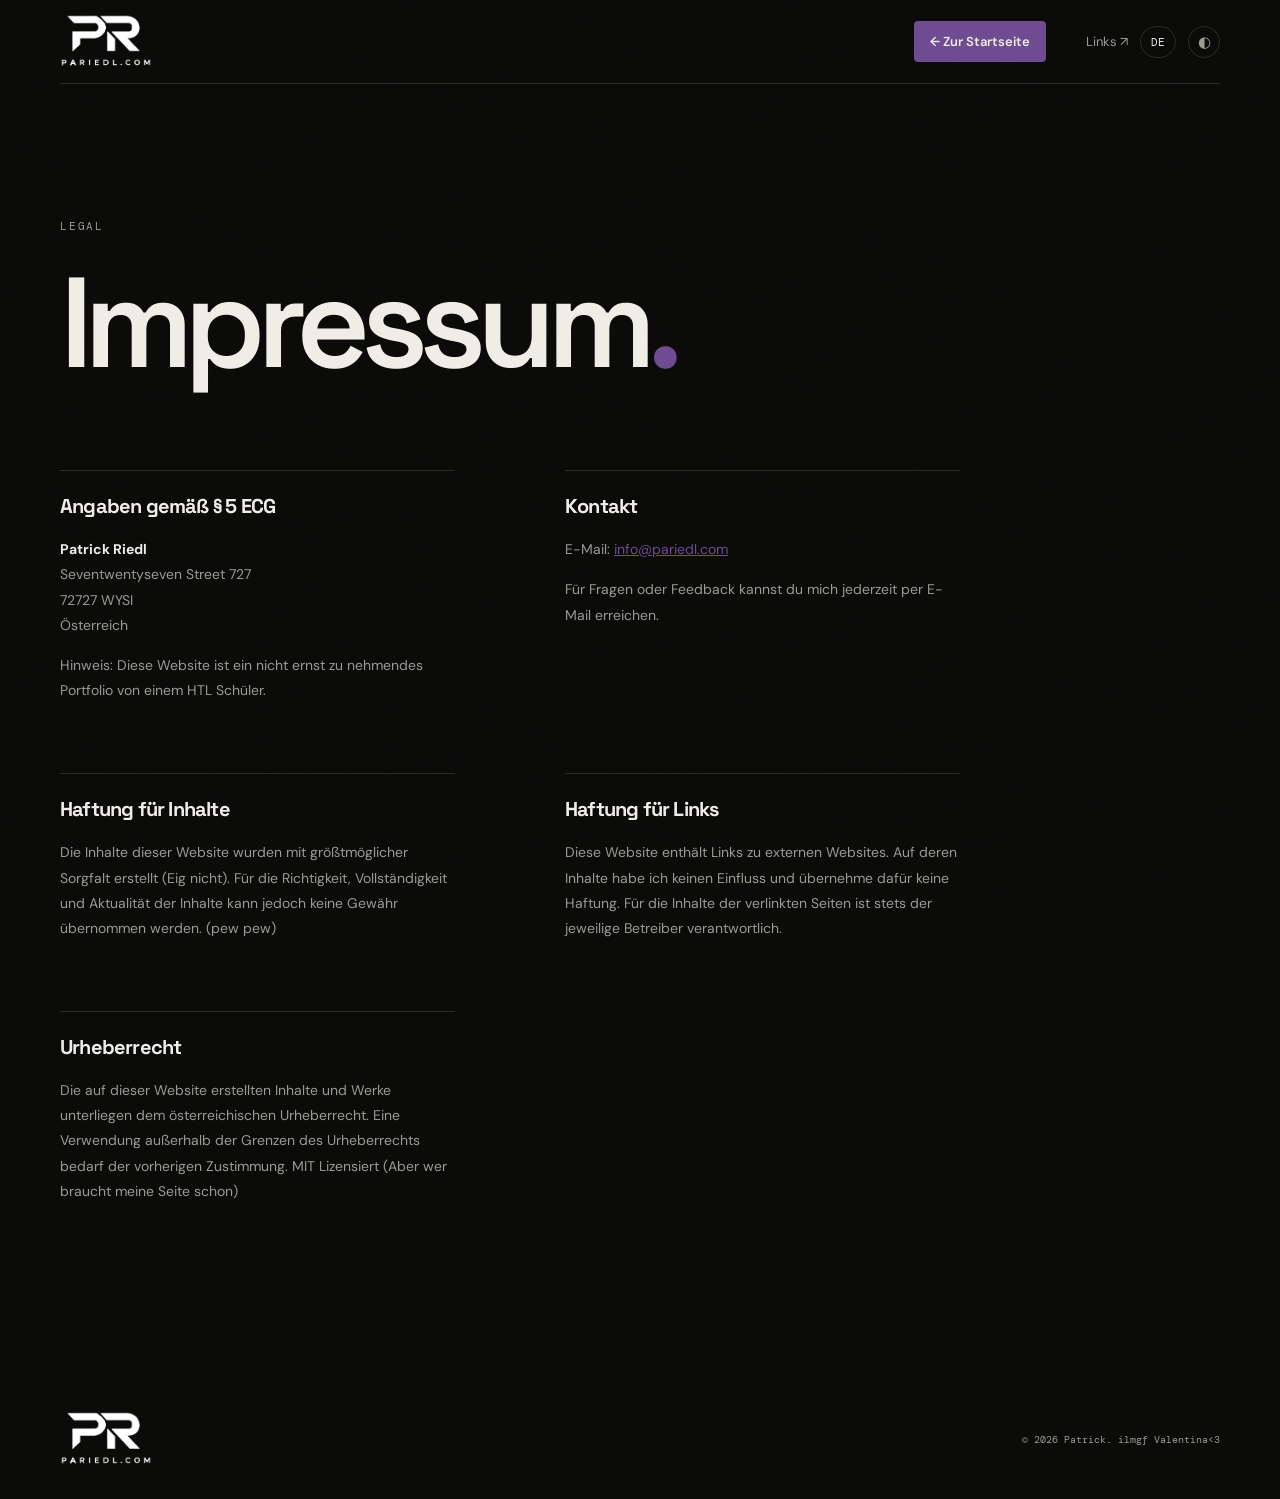
<file: impressum.html>
<!doctype html>
<html lang="de">
  <head>
    <meta charset="UTF-8" />
    <meta name="viewport" content="width=device-width, initial-scale=1.0" />
    <meta name="description" content="Impressum von pariedl.com" />
    <title>Impressum — pariedl.com</title>
    <link rel="stylesheet" href="styles.css?v=20260930-mobile3" />
  </head>
  <body class="legal-page-body">
    <div class="noise" aria-hidden="true"></div>
    <header class="site-header">
      <a class="brand" href="index.html"><img src="bilder/pariedl-logo.png" alt="pariedl.com" /></a>
      <a class="header-cta" href="index.html">← Zur Startseite</a>
      <a class="header-links" href="linktree.html">Links ↗</a>
      <button class="language-button" type="button" aria-label="Sprache wechseln" title="Sprache wechseln">DE</button>
      <button class="secret-theme-button" type="button" aria-label="Light- und Dark-Mode wechseln" title="Light- und Dark-Mode wechseln">◐</button>
    </header>
    <main class="legal-page page-width">
      <span class="section-number">Legal</span>
      <h1>Impressum<span class="legal-dot">.</span></h1>
      <div class="legal-grid">
        <section><h2>Angaben gemäß § 5 ECG</h2><p><strong>Patrick Riedl</strong><br />Seventwentyseven Street 727<br />72727 WYSI<br />Österreich</p><p>Hinweis: Diese Website ist ein nicht ernst zu nehmendes Portfolio von einem HTL Schüler.</p></section>
        <section><h2>Kontakt</h2><p>E-Mail: <a href="mailto:info@pariedl.com">info@pariedl.com</a></p><p>Für Fragen oder Feedback kannst du mich jederzeit per E-Mail erreichen.</p></section>
        <section><h2>Haftung für Inhalte</h2><p>Die Inhalte dieser Website wurden mit größtmöglicher Sorgfalt erstellt (Eig nicht). Für die Richtigkeit, Vollständigkeit und Aktualität der Inhalte kann jedoch keine Gewähr übernommen werden. (pew pew)</p></section>
        <section><h2>Haftung für Links</h2><p>Diese Website enthält Links zu externen Websites. Auf deren Inhalte habe ich keinen Einfluss und übernehme dafür keine Haftung. Für die Inhalte der verlinkten Seiten ist stets der jeweilige Betreiber verantwortlich.</p></section>
        <section><h2>Urheberrecht</h2><p>Die auf dieser Website erstellten Inhalte und Werke unterliegen dem österreichischen Urheberrecht. Eine Verwendung außerhalb der Grenzen des Urheberrechts bedarf der vorherigen Zustimmung. MIT Lizensiert (Aber wer braucht meine Seite schon)</p></section>
      </div>
    </main>
    <footer class="site-footer page-width"><a class="brand" href="index.html"><img src="bilder/pariedl-logo.png" alt="pariedl.com" /></a><span class="footer-note">© 2026 Patrick. <a href="baerchen.html" style="color: inherit; text-decoration: none;">ilmgf Valentina&lt;3</a></span></footer>
    <script src="script.js?v=20260930-mobile"></script>
  </body>
</html>
</file>
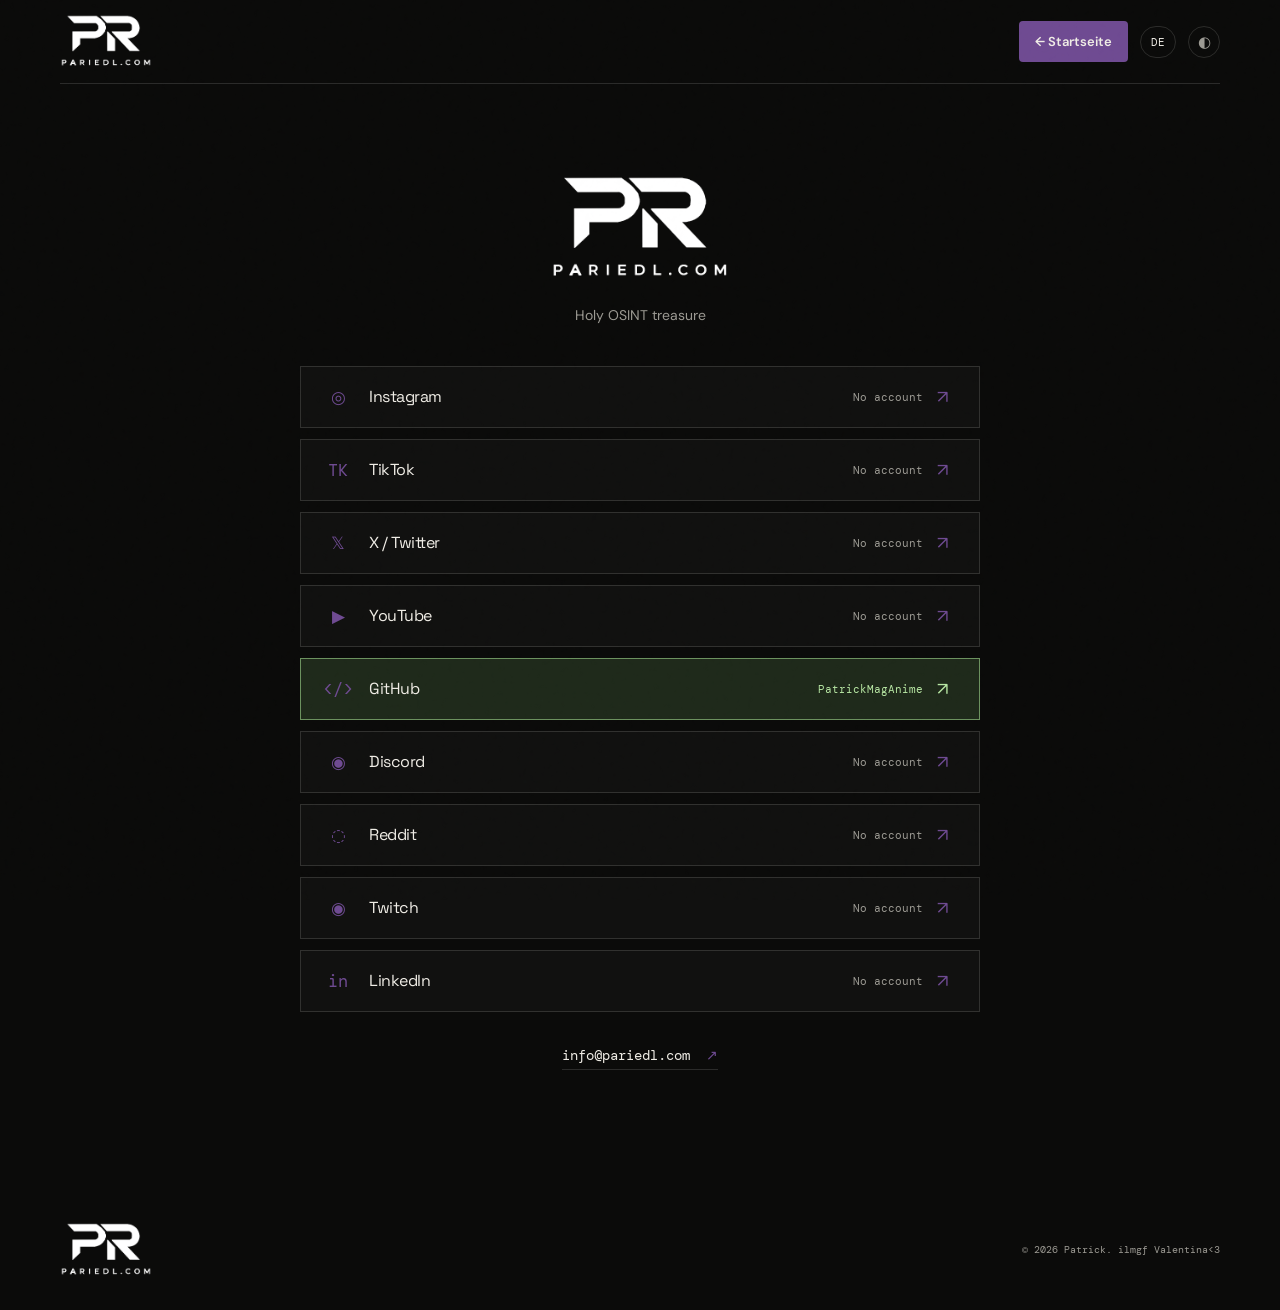
<file: linktree.html>
<!doctype html>
<html lang="de">
  <head>
    <meta charset="UTF-8" />
    <meta name="viewport" content="width=device-width, initial-scale=1.0" />
    <meta name="description" content="Alle Links von Patrick auf pariedl.com." />
    <title>Links — pariedl.com</title>
    <link rel="stylesheet" href="styles.css?v=20260930-mobile3" />
  </head>
  <body class="links-page">
    <div class="noise" aria-hidden="true"></div>
    <header class="site-header">
      <a class="brand" href="index.html"><img src="bilder/pariedl-logo.png" alt="pariedl.com" /></a>
      <a class="header-cta" href="index.html">← Startseite</a>
      <button class="language-button" type="button" aria-label="Sprache wechseln" title="Sprache wechseln">DE</button>
      <button class="secret-theme-button" type="button" aria-label="Light- und Dark-Mode wechseln" title="Light- und Dark-Mode wechseln">◐</button>
    </header>
    <main class="links-main page-width">
      <div class="links-profile"><img src="bilder/pariedl-logo.png" alt="pariedl.com" /><p>Holy OSINT treasure</p></div>
      <div class="social-links">
        <a class="social-link" data-account="" href="#" aria-disabled="true"><span class="social-icon">◎</span><strong>Instagram</strong><span class="social-state">No account</span><span class="social-arrow">↗</span></a>
        <a class="social-link" data-account="" href="#" aria-disabled="true"><span class="social-icon">TK</span><strong>TikTok</strong><span class="social-state">No account</span><span class="social-arrow">↗</span></a>
        <a class="social-link" data-account="" href="#" aria-disabled="true"><span class="social-icon">𝕏</span><strong>X / Twitter</strong><span class="social-state">No account</span><span class="social-arrow">↗</span></a>
        <a class="social-link" data-account="" href="#" aria-disabled="true"><span class="social-icon">▶</span><strong>YouTube</strong><span class="social-state">No account</span><span class="social-arrow">↗</span></a>
        <a class="social-link" data-account="https://github.com/PatrickMagAnime" href="https://github.com/PatrickMagAnime" target="_blank" rel="noopener noreferrer"><span class="social-icon">&lt;/&gt;</span><strong>GitHub</strong><span class="social-state">PatrickMagAnime</span><span class="social-arrow">↗</span></a>
        <a class="social-link" data-account="" href="#" aria-disabled="true"><span class="social-icon">◉</span><strong>Discord</strong><span class="social-state">No account</span><span class="social-arrow">↗</span></a>
        <a class="social-link" data-account="" href="#" aria-disabled="true"><span class="social-icon">◌</span><strong>Reddit</strong><span class="social-state">No account</span><span class="social-arrow">↗</span></a>
        <a class="social-link" data-account="" href="#" aria-disabled="true"><span class="social-icon">◉</span><strong>Twitch</strong><span class="social-state">No account</span><span class="social-arrow">↗</span></a>
        <a class="social-link" data-account="" href="#" aria-disabled="true"><span class="social-icon">in</span><strong>LinkedIn</strong><span class="social-state">No account</span><span class="social-arrow">↗</span></a>
      </div>
      <a class="links-email" href="mailto:info@pariedl.com">info@pariedl.com <span>↗</span></a>
    </main>
    <footer class="site-footer page-width"><a class="brand" href="index.html"><img src="bilder/pariedl-logo.png" alt="pariedl.com" /></a><span class="footer-note">© 2026 Patrick. ilmgf Valentina&lt;3</span></footer>
    <script src="script.js?v=20260930-mobile"></script>
  </body>
</html>
</file>
<file: styles.css>
@charset "UTF-8";
@import url('https://fonts.googleapis.com/css2?family=DM+Mono:wght@400;500&family=DM+Sans:wght@400;500;600;700&family=Space+Grotesk:wght@400;500;600;700&display=swap');

:root{--bg:#0b0b0a;--surface:#131312;--paper:#f0ede6;--muted:#9c9a93;--line:rgba(240,237,230,.14);--accent:#6f4b92;--orange:#ff784d;--mono:'DM Mono',monospace;--display:'Space Grotesk',sans-serif;--body:'DM Sans',sans-serif}
*{box-sizing:border-box}html{scroll-behavior:smooth}body{margin:0;background:var(--bg);color:var(--paper);font-family:var(--body);overflow-x:hidden}.noise{position:fixed;inset:0;opacity:.045;pointer-events:none;z-index:20;background-image:url("data:image/svg+xml,%3Csvg viewBox='0 0 180 180' xmlns='http://www.w3.org/2000/svg'%3E%3Cfilter id='n'%3E%3CfeTurbulence type='fractalNoise' baseFrequency='.8' numOctaves='4' stitchTiles='stitch'/%3E%3C/filter%3E%3Crect width='100%25' height='100%25' filter='url(%23n)' opacity='.5'/%3E%3C/svg%3E")}.orb{position:absolute;border-radius:50%;filter:blur(90px);opacity:.13;pointer-events:none}.orb-one{width:380px;height:380px;background:var(--orange);top:130px;right:-180px}.orb-two{width:320px;height:320px;background:var(--accent);top:900px;left:-180px}.page-width{width:min(1160px,calc(100% - 56px));margin-inline:auto}.site-header{height:84px;width:min(1160px,calc(100% - 56px));margin:auto;display:flex;align-items:center;justify-content:space-between;border-bottom:1px solid var(--line);position:relative;z-index:5}.brand{display:flex;align-items:center;color:var(--paper);text-decoration:none;font-family:var(--display);font-weight:600;letter-spacing:-.04em}.brand img{display:block;width:92px;height:auto}.main-nav{display:flex;gap:30px;margin-left:auto;margin-right:42px}.main-nav a,.footer-links a{color:var(--muted);font-size:13px;text-decoration:none;transition:color .2s}.main-nav a:hover,.footer-links a:hover{color:var(--paper)}.header-cta{font-size:13px;text-decoration:none;color:var(--bg);background:var(--accent);padding:12px 16px;border-radius:30px;font-weight:600}.header-cta span,.button span{margin-left:10px}.menu-toggle{display:none;background:none;border:0;color:var(--paper);font-size:24px}.hero{display:grid;grid-template-columns:1.25fr .75fr;min-height:670px;align-items:center;padding:90px 0 120px;gap:80px}.availability{display:inline-flex;align-items:center;gap:9px;border:1px solid var(--line);border-radius:30px;padding:8px 12px;color:var(--muted);font:11px var(--mono);margin-bottom:28px}.availability span,.pulse-dot{width:7px;height:7px;border-radius:50%;background:var(--accent);box-shadow:0 0 12px var(--accent)}.kicker,.section-number,.visual-tag,.mono{font:11px var(--mono);text-transform:uppercase;letter-spacing:.16em;color:var(--muted)}h1,h2,h3{font-family:var(--display);margin:0;letter-spacing:-.07em}h1{font-size:clamp(4.4rem,9.5vw,8.4rem);line-height:.9;margin:18px 0 30px;font-weight:600}em{font-style:normal;color:var(--accent)}.hero-text{font-size:17px;color:var(--muted);line-height:1.7;max-width:510px}.hero-actions{display:flex;align-items:center;gap:28px;margin-top:34px}.button{display:inline-flex;align-items:center;text-decoration:none;font-size:13px;font-weight:600;border-radius:30px;padding:15px 20px;transition:transform .2s,background .2s}.button:hover,.contact-email:hover{transform:translateY(-3px)}.button-primary{color:var(--bg);background:var(--accent)}.button-outline{color:var(--paper);border:1px solid var(--line)}.button-outline:hover{border-color:var(--accent);color:var(--accent)}.text-link,.arrow-link{color:var(--paper);text-decoration:none;font-size:13px;border-bottom:1px solid var(--line);padding-bottom:4px}.text-link span,.arrow-link span{color:var(--accent);margin-left:8px}.hero-side{padding-top:50px}.hero-card{border:1px solid var(--line);background:rgba(255,255,255,.025);padding:25px;transform:rotate(2deg);box-shadow:18px 24px 70px #0005}.card-top,.card-bottom{display:flex;justify-content:space-between;align-items:center}.status-title{font:24px var(--display);margin:70px 0 14px;letter-spacing:-.05em}.cursor{color:var(--accent)}.hero-card p{font-size:13px;color:var(--muted);line-height:1.65;max-width:240px}.code-lines{margin:32px 0 28px;display:grid;gap:7px}.code-lines i{height:3px;background:var(--line);width:100%;display:block}.code-lines i:nth-child(2){width:65%;background:var(--orange)}.code-lines i:nth-child(3){width:82%;background:var(--accent)}.code-lines i:nth-child(4){width:45%}.card-bottom{border-top:1px solid var(--line);padding-top:14px;font:10px var(--mono);color:var(--muted)}.card-bottom strong{font-weight:400;color:var(--paper)}.mini-stats{display:flex;gap:42px;margin-top:35px}.mini-stats div{display:grid;gap:5px}.mini-stats strong{font:27px var(--display);color:var(--accent)}.mini-stats span{font-size:11px;color:var(--muted)}.ticker{overflow:hidden;border-block:1px solid var(--line);padding:18px 0;white-space:nowrap}.ticker-track{display:flex;gap:28px;width:max-content;animation:marquee 26s linear infinite;color:var(--muted);font:11px var(--mono);letter-spacing:.2em}.ticker b{color:var(--accent);font-size:14px}@keyframes marquee{to{transform:translateX(-50%)}}.section{padding:150px 0}.section-intro{display:flex;gap:100px;align-items:flex-start}.section h2,.section-heading h2{font-size:clamp(3rem,6vw,5.7rem);line-height:.94;margin-top:0}.about-grid{display:grid;grid-template-columns:1fr 380px;gap:150px;margin-top:90px}.about-copy{max-width:490px}.large-copy{font:24px/1.35 var(--display)!important;color:var(--paper)!important;letter-spacing:-.04em}.about-copy p{font-size:15px;color:var(--muted);line-height:1.8;margin:0 0 25px}.arrow-link{display:inline-block;margin-top:15px}.portrait-card{position:relative;background:var(--orange);padding:18px;transform:rotate(-3deg)}.portrait-card img{width:100%;height:300px;object-fit:cover;display:block;filter:grayscale(1) contrast(1.1);mix-blend-mode:multiply}.portrait-label{padding:15px 5px 3px;display:flex;justify-content:space-between;align-items:baseline;color:var(--bg)}.portrait-label span{font:10px var(--mono);text-transform:uppercase}.portrait-label strong{font:18px var(--display);letter-spacing:-.05em}.section-dark{background:#111110;max-width:100%;}.section-dark>.page-width{width:min(1160px,calc(100% - 56px))}.section-heading{display:flex;justify-content:space-between;align-items:end;margin-bottom:75px}.section-heading p{color:var(--muted);font-size:13px;line-height:1.7;margin:0 0 5px}.project-grid{display:grid;grid-template-columns:1.4fr 1fr 1fr;gap:20px}.project-card{color:var(--paper);text-decoration:none;display:flex;flex-direction:column;border:1px solid var(--line);background:#171716;transition:transform .25s,border-color .25s}.project-card:hover{transform:translateY(-8px);border-color:var(--accent)}.project-visual{height:245px;position:relative;overflow:hidden;padding:18px}.visual-tag{color:var(--paper);opacity:.7}.vault-visual{background:linear-gradient(135deg,#24182f,#6f4b92)}.vault-shape{font:120px/1 var(--display);letter-spacing:-.15em;color:#180f22;position:absolute;bottom:22px;left:30px;font-weight:700}.vault-shape span{font-size:35px;color:var(--bg);vertical-align:top}.visual-caption{position:absolute;right:20px;bottom:22px;font:10px var(--mono);color:#180f22}.cat-visual{background:#c7a8e8}.cat-face{color:#251832;font:90px var(--display);position:absolute;left:50%;top:50%;transform:translate(-50%,-35%);letter-spacing:-.15em}.java-visual{background:#263546}.terminal{position:absolute;bottom:20px;left:25px;font:13px var(--mono);color:#93b8de;line-height:1.35}.terminal strong{display:block;color:var(--paper);font:25px var(--display);letter-spacing:-.06em}.project-info{padding:24px}.project-info h3{font-size:23px;letter-spacing:-.05em}.project-info h3 span{font:16px var(--body);color:var(--accent);float:right}.project-info p{font-size:13px;color:var(--muted);line-height:1.6;min-height:42px}.tags{display:flex;flex-wrap:wrap;gap:7px;margin-top:20px}.tags span{border:1px solid var(--line);color:var(--muted);font:10px var(--mono);padding:6px 8px}.all-projects{display:flex;align-items:center;justify-content:space-between;margin-top:34px;color:var(--muted);font:11px var(--mono)}.stack-heading{margin-bottom:65px}.stack-list{border-top:1px solid var(--line)}.stack-row{display:grid;grid-template-columns:1.2fr 2fr 30px;align-items:center;padding:28px 0;border-bottom:1px solid var(--line);transition:padding .2s}.stack-row:hover{padding-left:12px;padding-right:12px;background:rgba(255,255,255,.02)}.stack-index{font:11px var(--mono);color:var(--accent)}.stack-row strong{font:20px var(--display);letter-spacing:-.04em}.stack-items{display:flex;gap:12px;flex-wrap:wrap}.stack-items span{color:var(--muted);font-size:13px}.stack-items span+span:before{content:"";display:inline-block;width:3px;height:3px;margin:0 12px 3px 0;border-radius:50%;background:var(--orange)}.stack-arrow{color:var(--accent);font-size:20px}.timeline-section{padding-top:30px}.timeline{margin:70px 0 0 170px;max-width:700px;border-left:1px solid var(--line)}.timeline-item{display:grid;grid-template-columns:100px 1fr 12px;gap:28px;padding:0 0 52px 35px;position:relative}.timeline-year{font:11px var(--mono);color:var(--accent)}.timeline-item h3{font-size:21px;letter-spacing:-.04em;margin-bottom:8px}.timeline-item p{color:var(--muted);font-size:13px;line-height:1.6;margin:0}.timeline-dot{width:8px;height:8px;border:2px solid var(--accent);background:var(--bg);border-radius:50%;position:absolute;left:-5px;top:3px}.contact-section{background:var(--accent);color:var(--bg);padding:130px 0}.contact-section .section-number{color:#587000}.contact-inner h2{font-size:clamp(4rem,9vw,8rem);line-height:.88;margin:28px 0}.contact-inner h2 em{color:var(--bg)}.contact-inner p{font-size:16px;max-width:420px;line-height:1.6}.contact-email{display:inline-block;color:var(--bg);font:clamp(1.3rem,3vw,2.2rem) var(--display);font-weight:600;text-decoration:none;border-bottom:2px solid var(--bg);padding-bottom:8px;margin-top:26px;transition:transform .2s}.contact-email span{font-size:.8em;margin-left:20px}.site-footer{min-height:120px;display:flex;align-items:center;justify-content:space-between;gap:20px}.footer-links{display:flex;gap:22px}.footer-note{font:10px var(--mono);color:var(--muted)}.reveal{opacity:0;transform:translateY(24px);transition:opacity .8s ease,transform .8s ease}.reveal.is-visible{opacity:1;transform:none}.delay-one{transition-delay:.12s}.delay-two{transition-delay:.22s}
.legal-page{padding:130px 0 160px;min-height:calc(100vh - 204px)}.legal-page h1{font-size:clamp(4rem,10vw,8rem);margin:30px 0 90px}.legal-dot{color:var(--accent)}.legal-grid{display:grid;grid-template-columns:repeat(2,minmax(0,1fr));gap:55px 110px;max-width:900px}.legal-grid section{border-top:1px solid var(--line);padding-top:22px}.legal-grid h2{font-size:20px;letter-spacing:-.04em;margin-bottom:18px}.legal-grid p{font-size:14px;color:var(--muted);line-height:1.8;margin:0 0 15px}.legal-grid strong,.legal-grid a{color:var(--paper)}.legal-grid a{color:var(--accent)}
.hero-note{border-left:2px solid var(--accent);padding:18px 0 18px 28px;align-self:center}.note-label{font:11px var(--mono);text-transform:uppercase;letter-spacing:.12em;color:var(--muted);margin:0 0 24px}.hero-note ul{list-style:none;padding:0;margin:0;display:grid;gap:16px}.hero-note li{font:17px/1.45 var(--display);letter-spacing:-.03em}.hero-note li::before{content:"\2014";color:var(--accent);margin-right:12px}.note-signature{display:block;color:var(--muted);font:12px var(--mono);margin-top:34px}.hero .kicker{color:var(--accent)}.hero h1 em,.section h2 em{font-style:normal}.orb{display:none}.noise{opacity:.018}.header-cta,.button{border-radius:4px}.header-cta{background:var(--accent);color:var(--paper)}.button-primary{background:var(--accent);color:var(--paper)}.portrait-card{background:#3d2850}.project-visual{border-bottom:1px solid var(--line)}
.secret-theme-button{position:static;transform:none;flex:0 0 32px;width:32px;height:32px;margin-left:auto;padding:0;border:1px solid var(--line);border-radius:50%;background:transparent;color:var(--muted);font-size:15px;line-height:1;cursor:pointer;transition:color .2s,border-color .2s,transform .2s}.secret-theme-button:hover{color:var(--paper);border-color:var(--accent);transform:rotate(18deg)}.secret-theme-button:focus-visible{outline:1px solid var(--accent);outline-offset:4px}.white-mode{--bg:#f4f1ea;--surface:#e9e4da;--paper:#17151b;--muted:#68636d;--line:rgba(23,21,27,.16)}.white-mode .site-header,.white-mode .project-card{background:transparent}.white-mode .hero-card,.white-mode .section-dark{background:#e9e4da}.white-mode .button-primary,.white-mode .header-cta{color:#f4f1ea}.white-mode .portrait-card{background:#d9cce3}.white-mode .noise{display:none}.pride-mode{--accent:#ee4b9b}.pride-mode .secret-theme-button{color:transparent;background:linear-gradient(135deg,#55cdf0 0 20%,#f7a8b8 20% 40%,#fff 40% 60%,#f7a8b8 60% 80%,#55cdf0 80%);border-radius:50%;box-shadow:0 0 0 2px #fff,0 0 0 4px #f7a8b8}.pride-mode h1 em,.pride-mode h2 em,.pride-mode .hero .kicker,.pride-mode .text-link span,.pride-mode .arrow-link span,.pride-mode .contact-email span{color:transparent;background:linear-gradient(90deg,#e40303,#ff8c00,#ffed00,#008026,#004dff,#750787);background-clip:text;-webkit-background-clip:text}.pride-mode .contact-section{background:linear-gradient(110deg,#e40303,#ff8c00,#ffed00,#008026,#004dff,#750787);color:#fff}.pride-mode .contact-section h2 em{color:#fff}.pride-mode .portrait-card{background:linear-gradient(135deg,#d60270,#9b4f96,#0038a8)}.pride-mode .vault-visual{background:linear-gradient(135deg,#d60270,#ff9b55,#fded65,#008026,#2447a8,#750787)}.pride-mode .cat-visual{background:linear-gradient(135deg,#d62900,#ff9b55,#fff,#d461a6,#a50062)}.pride-mode .java-visual{background:linear-gradient(135deg,#e40303,#ff8c00,#ffed00,#008026,#004dff,#750787)}.pride-mode .stack-arrow,.pride-mode .timeline-dot{color:#ee4b9b;border-color:#ee4b9b}.pride-flag{position:fixed;z-index:30;top:-3rem;width:44px;height:30px;pointer-events:none;border:1px solid #fff8;box-shadow:0 2px 12px #0004;animation:flag-fall 4s cubic-bezier(.2,.7,.3,1) var(--flag-delay) forwards}.pride-flag[data-flag="rainbow"]{background:linear-gradient(#e40303 0 16.6%,#ff8c00 16.6% 33.2%,#ffed00 33.2% 49.8%,#008026 49.8% 66.4%,#004dff 66.4% 83%,#750787 83%)}.pride-flag[data-flag="trans"]{background:linear-gradient(#55cdf0 0 20%,#f7a8b8 20% 40%,#fff 40% 60%,#f7a8b8 60% 80%,#55cdf0 80%)}.pride-flag[data-flag="lesbian"]{background:linear-gradient(#d52d00 0 20%,#ef7627 20% 40%,#ff9a56 40% 60%,#d162a4 60% 80%,#a30262 80%)}.pride-flag[data-flag="pan"]{background:linear-gradient(#f33 0 33%,#ffeb3b 33% 66%,#35c5f0 66%)}.pride-flag[data-flag="bi"]{background:linear-gradient(#d60270 0 40%,#9b4f96 40% 60%,#0038a8 60%)}@keyframes flag-fall{0%{opacity:0;transform:translate3d(0,0,0) rotate(-12deg)}12%{opacity:1}100%{opacity:0;transform:translate3d(var(--flag-drift),110vh,0) rotate(22deg)}}
.pride-heart{position:fixed;z-index:30;top:-2rem;pointer-events:none;font-size:var(--heart-size);line-height:1;filter:drop-shadow(0 2px 5px #0004);animation:heart-fall 4.2s cubic-bezier(.2,.7,.3,1) var(--heart-delay) forwards}@keyframes heart-fall{0%{opacity:0;transform:translate3d(0,0,0) rotate(-15deg) scale(.7)}12%{opacity:1}100%{opacity:0;transform:translate3d(var(--heart-drift),110vh,0) rotate(20deg) scale(1.1)}}.pride-heart[data-color="pink"]{color:#ff70b8}.pride-heart[data-color="red"]{color:#f0445f}.pride-heart[data-color="purple"]{color:#a56cff}.pride-heart[data-color="blue"]{color:#55cdf0}.pride-heart[data-color="yellow"]{color:#ffdd55}@keyframes heart-fall{0%{opacity:0;transform:translate3d(0,0,0) rotate(-15deg) scale(.7)}12%{opacity:1}100%{opacity:0;transform:translate3d(var(--heart-drift),110vh,0) rotate(20deg) scale(1.1)}}
@media(max-width:800px){.page-width,.site-header,.section-dark>.page-width{width:min(100% - 36px,600px)}.site-header{height:70px}.main-nav,.header-cta{display:none}.main-nav.is-open{display:flex;position:absolute;top:70px;left:0;right:0;flex-direction:column;gap:0;background:var(--surface);border:1px solid var(--line);padding:10px 18px}.main-nav.is-open a{padding:14px 0;border-bottom:1px solid var(--line)}.menu-toggle{display:flex;flex:0 0 36px;width:36px;height:36px;flex-direction:column;align-items:center;justify-content:center;gap:4px;padding:0;border:1px solid var(--line);border-radius:50%;cursor:pointer}.menu-toggle span{display:block;width:13px;height:1px;background:currentColor;transition:transform .2s,opacity .2s}.menu-toggle[aria-expanded="true"] span:first-child{transform:translateY(5px) rotate(45deg)}.menu-toggle[aria-expanded="true"] span:nth-child(2){opacity:0}.menu-toggle[aria-expanded="true"] span:last-child{transform:translateY(-5px) rotate(-45deg)}.home-page .site-header{gap:10px}.home-page .brand{margin-right:auto}.home-page .language-button,.home-page .secret-theme-button{margin:0}.hero{grid-template-columns:1fr;min-height:auto;padding:75px 0 100px;gap:50px}.hero-side{padding:0;max-width:390px;margin-left:auto}.hero-card{transform:none}.section{padding:100px 0}.section-intro{gap:35px}.about-grid{grid-template-columns:1fr;gap:55px;margin-top:55px}.portrait-card{max-width:380px;margin:auto}.section-heading{display:block;margin-bottom:45px}.section-heading p{margin-top:25px}.project-grid{grid-template-columns:1fr}.project-featured{grid-column:auto}.project-visual{height:220px}.stack-row{grid-template-columns:1fr 25px;gap:10px}.stack-items{grid-column:1;grid-row:2;margin-top:10px}.stack-arrow{grid-column:2;grid-row:1}.timeline{margin-left:0;margin-top:50px}.timeline-item{grid-template-columns:75px 1fr;padding-left:25px;gap:15px}.timeline-dot{left:-5px}.site-footer{flex-wrap:wrap;padding:28px 0}.footer-note{width:100%;order:3}.footer-links{gap:13px}.footer-links a{font-size:11px}}@media(max-width:430px){h1{font-size:4rem}.section h2,.section-heading h2{font-size:clamp(2rem,10vw,2.6rem)}.hero-actions{align-items:flex-start;flex-direction:column;gap:22px}.section-intro{display:block}.section-intro h2{margin-top:20px}.mini-stats{gap:25px}.social-link{grid-template-columns:28px minmax(0,1fr) auto 18px;gap:8px;padding:16px 12px}.social-link strong{min-width:0;overflow-wrap:anywhere}.social-state{font-size:9px}}
@media(min-width:801px){.site-header .secret-theme-button{margin-left:12px}}
@media(max-width:800px){.site-header .secret-theme-button{margin:0}}
.white-mode .section-dark{background:var(--surface)}.white-mode .project-card{background:rgba(255,255,255,.3)}.white-mode .project-visual{border-bottom-color:rgba(23,21,27,.16)}.white-mode .hero-note{border-color:var(--accent)}
.legal-page{position:relative}.legal-page h1{color:var(--paper)}.white-mode .legal-grid section{border-color:rgba(23,21,27,.16)}.white-mode .legal-grid p{color:#68636d}.white-mode .legal-grid strong{color:var(--paper)}.white-mode .legal-grid a{color:var(--accent)}
.white-mode .brand img,.white-mode .links-profile img{filter:invert(1)}
.language-button{border:1px solid var(--line);background:transparent;color:var(--paper);border-radius:20px;padding:8px 10px;font:11px var(--mono);cursor:pointer;transition:border-color .2s,color .2s}.language-button:hover{border-color:var(--accent);color:var(--accent)}
.legal-page-body .site-header,.links-page .site-header{justify-content:flex-start;gap:12px}.legal-page-body .site-header .brand,.links-page .site-header .brand{margin-right:auto}.legal-page-body .secret-theme-button,.links-page .secret-theme-button{margin-left:0}
.home-page .language-button{margin-left:18px}
.project-toggle{color:var(--paper);background:transparent;appearance:none}.project-toggle:hover,.project-toggle:focus-visible{color:var(--accent);border-color:var(--accent)}.white-mode .project-toggle,.pride-mode .project-toggle{color:var(--paper);background:transparent}.white-mode .project-toggle:hover,.white-mode .project-toggle:focus-visible,.pride-mode .project-toggle:hover,.pride-mode .project-toggle:focus-visible{color:var(--accent);border-color:var(--accent)}
.extra-project{display:none}.extra-project.is-visible{display:flex}.project-toggle{font-family:inherit;cursor:pointer;color:var(--paper);background:transparent;appearance:none}.project-toggle:hover,.project-toggle:focus-visible{color:var(--accent);border-color:var(--accent)}.white-mode .project-toggle{color:var(--paper);background:transparent}.pride-mode .project-toggle{color:var(--paper);background:transparent}.pride-mode .project-toggle:hover,.pride-mode .project-toggle:focus-visible{color:var(--accent)}.header-links{color:var(--muted);font-size:13px;text-decoration:none;margin-left:28px}.header-links:hover{color:var(--paper)}.links-main{max-width:680px;padding:90px 0 120px}.links-profile{text-align:center;margin-bottom:42px}.links-profile img{width:180px;height:auto}.links-profile p{color:var(--muted);font-size:14px;margin:18px 0 0}.social-links{display:grid;gap:11px}.social-link{display:grid;grid-template-columns:34px 1fr auto 22px;align-items:center;gap:14px;padding:18px 20px;color:var(--paper);text-decoration:none;border:1px solid var(--line);background:rgba(255,255,255,.025);transition:transform .2s,border-color .2s,background .2s}.social-link:hover{transform:translateX(5px);border-color:var(--accent)}.social-link[data-account]:not([data-account=""]){background:rgba(120,180,105,.18);border-color:rgba(160,215,140,.6)}.social-icon{font-family:var(--mono);font-size:17px;color:var(--accent);text-align:center}.social-link strong{font:16px var(--display);letter-spacing:-.03em}.social-state{font:11px var(--mono);color:var(--muted)}.social-link[data-account]:not([data-account=""]) .social-state,.social-link[data-account]:not([data-account=""]) .social-arrow{color:#b8e7a4}.social-arrow{color:var(--accent);font-size:18px}.social-link[aria-disabled="true"]{cursor:default}.links-email{display:block;width:max-content;margin:34px auto 0;color:var(--paper);font:14px var(--mono);text-decoration:none;border-bottom:1px solid var(--line);padding-bottom:5px}.links-email span{color:var(--accent);margin-left:8px}.white-mode .social-link{background:rgba(255,255,255,.45)}.white-mode .social-link[data-account]:not([data-account=""]){background:rgba(110,170,100,.2);border-color:rgba(70,140,70,.45)}.white-mode .social-state{color:#68636d}.white-mode .social-link[data-account]:not([data-account=""]) .social-state,.white-mode .social-link[data-account]:not([data-account=""]) .social-arrow{color:#39853d}
@media(max-width:800px){.legal-page{padding:90px 0 110px}.legal-page h1{font-size:clamp(3rem,12vw,4rem);margin:24px 0 55px}.legal-grid{grid-template-columns:1fr;gap:36px}.hero-note{padding-left:18px;max-width:100%}.note-label{margin-bottom:20px}.hero-note ul{gap:18px}.note-signature{margin-top:26px;margin-left:16px}}
</file>
